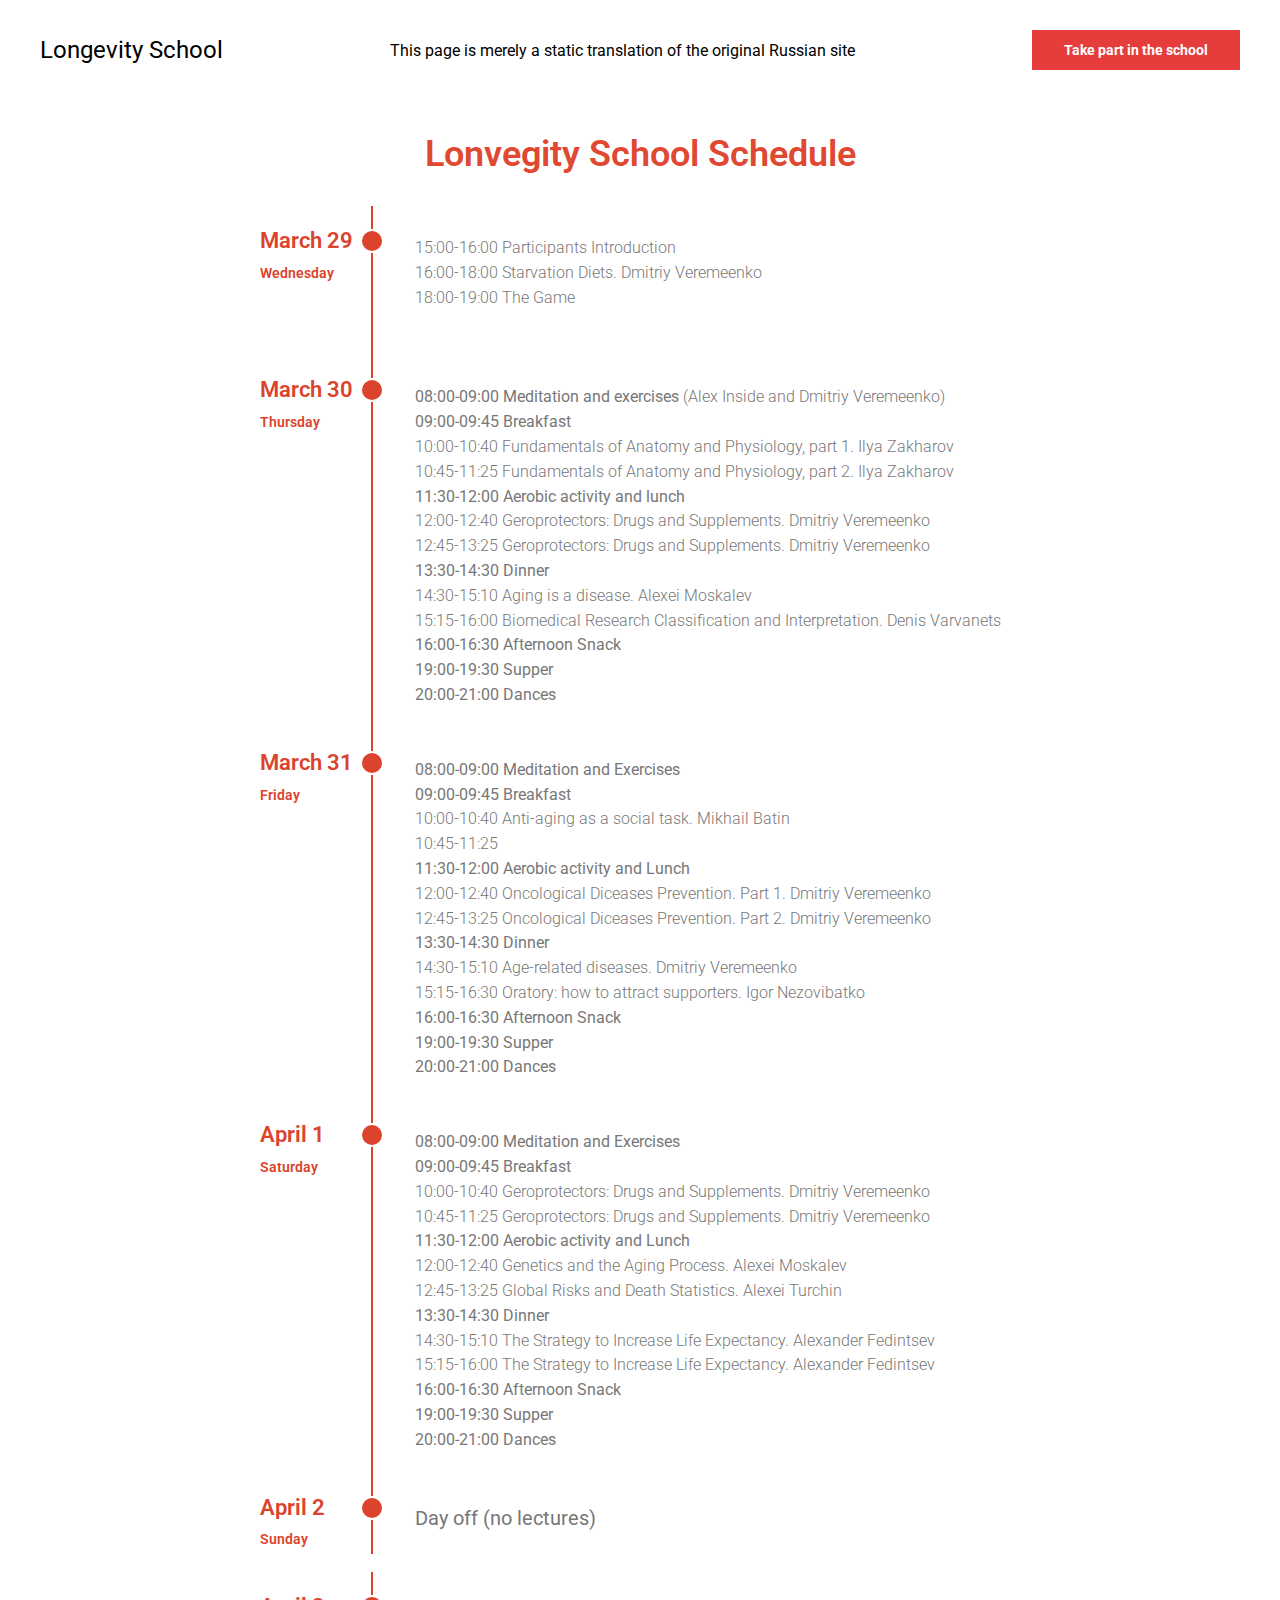
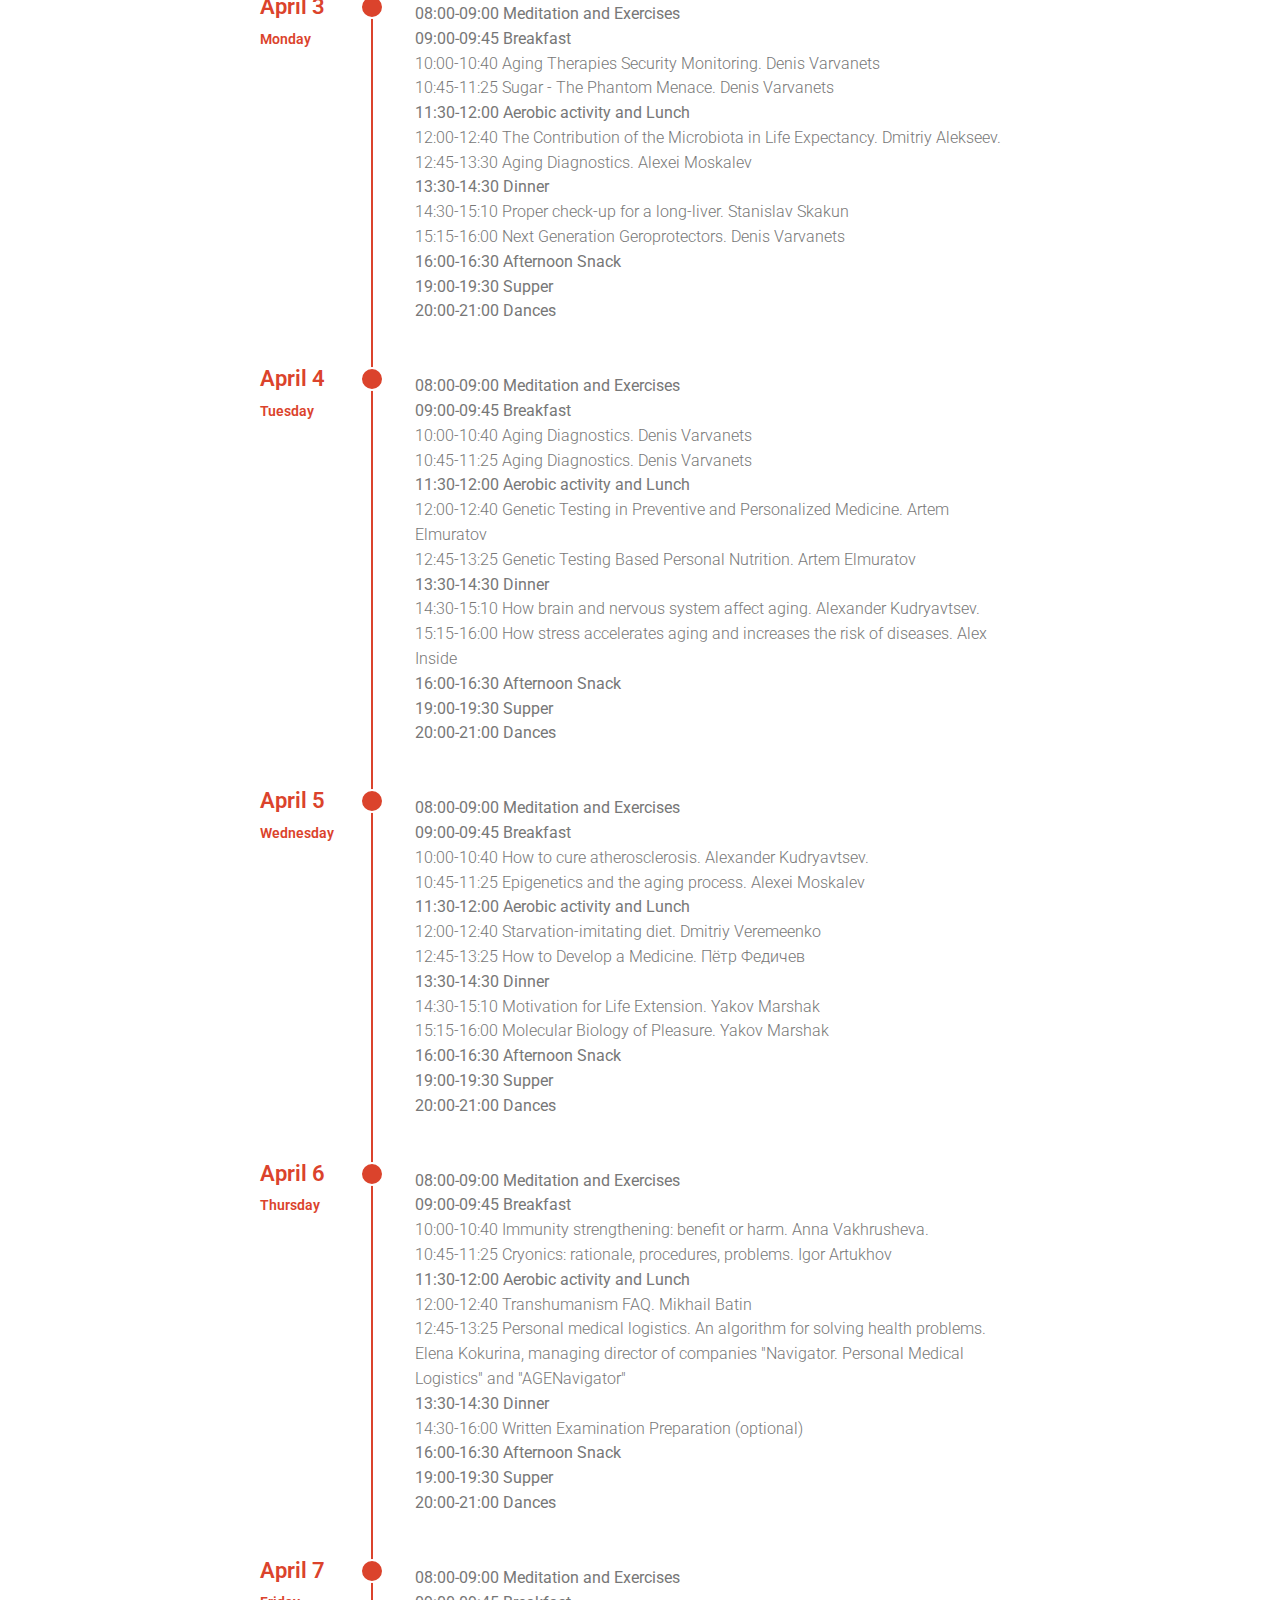
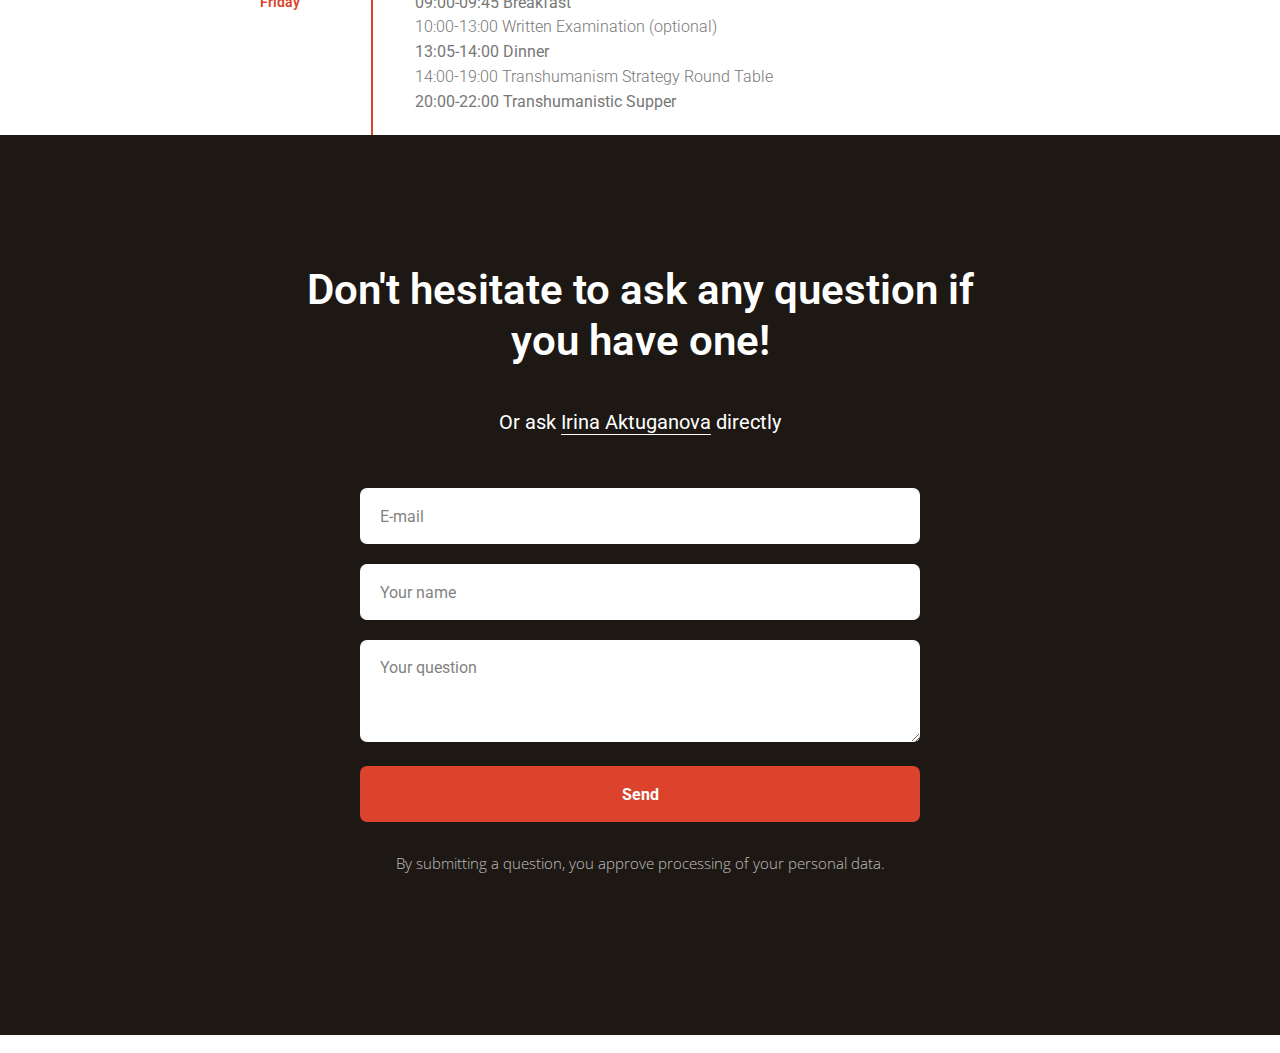
<file: index.htm>
<!DOCTYPE html>
<!-- saved from url=(0039)http://scienceagainstaging.com/schedule -->
<html>

<head>
    <meta http-equiv="Content-Type" content="text/html; charset=UTF-8">
    <script type="text/javascript" async="" src="/assets/analytics.js"></script>
    <meta name="viewport" content="width=device-width, initial-scale=1.0">
    <title>Longevity School Schedule</title>
    <meta property="og:url" content="http://scienceagainstaging.com/schedule">
    <meta property="og:title" content="Longevity School Schedule">
    <meta property="og:description" content="">
    <meta property="og:type" content="website">
    <meta property="og:image" content="https://static.tildacdn.com/4cf7db9e-b6d1-49fe-9f49-25fa5427e803/photo1432821596592e2c18b78144f">
    <meta property="fb:app_id" content="257953674358265">
    <meta name="format-detection" content="telephone=no">
    <link rel="canonical" href="http://scienceagainstaging.com/schedule">
    <link rel="shortcut icon" href="https://static.tildacdn.com/tild3632-6534-4837-b566-383430363663/favicon.ico" type="image/x-icon">
    <!-- Assets -->
    <link rel="stylesheet" href="/assets/tilda-grid-3.0.min.css" type="text/css" media="all">
    <link rel="stylesheet" href="/assets/tilda-blocks-2.10.css" type="text/css" media="all">
    <link rel="stylesheet" href="/assets/tooltipster.css" type="text/css" media="all">
    <script async="" src="/assets/analytics(1).js"></script>
    <script type="text/javascript" async="" src="/assets/watch.js"></script>
    <script async="" src="/assets/gtm.js"></script>
    <script src="/assets/jquery-1.10.2.min.js"></script>
    <script src="/assets/tilda-scripts-2.8.min.js"></script>
    <script src="/assets/tilda-blocks-2.5.js"></script>
    <script src="/assets/tilda-forms-1.0.min.js"></script>
    <script src="/assets/jquery.tooltipster.min.js"></script>
    <script src="/assets/lazyload-1.3.min.js"></script>
    <script type="text/javascript">
        (window.Image ? (new Image()) : document.createElement('img')).src = location.protocol + '//vk.com/rtrg?r=qDuxESwwdvqvgV/3MvOC8i/4ZOyvkg/NXZcSDzb..*I9Rzem8FGuc12E6smywtiMXCToBbqV1rkZJvgvv2qRsmSs4PsJ2EDywh/OdtWQ-&pixel_id=1000070103';
    </script>
    <!-- Google Tag Manager -->
    <script type="text/javascript">
        var dataLayer = [];
    </script>
    <script>
        (function (w, d, s, l, i) { w[l] = w[l] || []; w[l].push({ 'gtm.start': new Date().getTime(), event: 'gtm.js' }); var f = d.getElementsByTagName(s)[0], j = d.createElement(s), dl = l != 'dataLayer' ? '&l=' + l : ''; j.async = true; j.src = 'https://www.googletagmanager.com/gtm.js?id=' + i + dl; f.parentNode.insertBefore(j, f); })(window, document, 'script', 'dataLayer', 'GTM-WZ8T8P');
    </script>
    <!-- End Google Tag Manager -->
</head>

<body class="t-body" style="margin: 0px;" cz-shortcut-listen="true">
    <!--allrecords-->
    <div id="allrecords" class="t-records" data-hook="blocks-collection-content-node" data-tilda-project-id="60906" data-tilda-page-id="500447"
        data-tilda-page-alias="schedule">
        <div id="rec12599471" class="r" style="padding-bottom:0px; " data-animationappear="off" data-record-type="257">
            <!-- T228 -->
            <div id="nav12599471marker"></div>
            <div id="nav12599471" class="t228 t228__positionstatic " style="background-color: rgba(255,255,255,1); height:100px; "
                data-bgcolor-hex="#ffffff" data-bgcolor-rgba="rgba(255,255,255,1)" data-navmarker="nav12599471marker" data-appearoffset=""
                data-bgopacity-two="" data-menushadow="" data-bgopacity="1" data-menu-items-align="" data-menu="yes">
                <div class="t228__maincontainer " style="height:100px;">
                    <div class="t228__padding40px"></div>
                    <div class="t228__leftside">
                        <div class="t228__leftcontainer">
                            <div class="t228__logo t-title" field="title" style="">Longevity School</div>
                        </div>
                    </div>
                    <div class="t228__centerside ">
                        <div class="t228__centercontainer">
                            <ul class="t228__list ">
                                <!--<li class="t228__list_item"><a class="t-menu__link-item" href="http://scienceagainstaging.com/school" style="color:#000000;font-size:13px;font-weight:700;text-transform:uppercase;"
                                        data-menu-item-number="1">О школе</a></li>
                                <li class="t228__list_item"><a class="t-menu__link-item" href="http://scienceagainstaging.com/lector" style="color:#000000;font-size:13px;font-weight:700;text-transform:uppercase;"
                                        data-menu-item-number="2">Лекторы</a></li>
                                <li class="t228__list_item"><a class="t-menu__link-item t-active" href="http://scienceagainstaging.com/schedule" style="color:#000000;font-size:13px;font-weight:700;text-transform:uppercase;"
                                        data-menu-item-number="3">Расписание</a></li>
                                <li class="t228__list_item"><a class="t-menu__link-item" href="http://scienceagainstaging.com/faq" style="color:#000000;font-size:13px;font-weight:700;text-transform:uppercase;"
                                        data-menu-item-number="4">FAQ</a></li>
                                <li class="t228__list_item"><a class="t-menu__link-item" href="http://scienceagainstaging.com/pay" style="color:#000000;font-size:13px;font-weight:700;text-transform:uppercase;"
                                        data-menu-item-number="5">Оплатить</a></li>-->
                                <li class="t228__list_item">This page is merely a static translation of the original Russian site</li>
                            </ul>
                        </div>
                    </div>
                    <div class="t228__rightside">
                        <div class="t228__rightcontainer">
                            <div class="t228__right_buttons">
                                <div class="t228__right_buttons_wrap">
                                    <div class="t228__right_buttons_but">
                                        <a href="http://scienceagainstaging.com/signin" target="" class="t-btn" style="color:#ffffff;background-color:#e63c3c;">
                                            <table style="width:100%; height:100%;">
                                                <tbody>
                                                    <tr>
                                                        <td>Take part in the school</td>
                                                    </tr>
                                                </tbody>
                                            </table>
                                        </a>
                                    </div>
                                </div>
                            </div>
                        </div>
                    </div>
                    <div class="t228__padding40px"></div>
                </div>
            </div>
            <script type="text/javascript">
                $(document).ready(function () { t228_highlight(); }); $(window).resize(function () { t228_setWidth('12599471'); }); $(window).load(function () { t228_setWidth('12599471'); }); $(document).ready(function () { t228_setWidth('12599471'); });
                $(window).resize(function () {
                    t228_setBg('12599471');
                });
                $(document).ready(function () {
                    t228_setBg('12599471');
                });
            </script>
        </div>
        <div id="rec12598854" class="r r_showed r_anim" style="padding-top:30px;padding-bottom:30px; " data-record-type="33">
            <!-- T017 -->
            <div class="t017">
                <div class="t-container t-align_center">
                    <div class="t-col t-col_10 t-prefix_1">
                        <div class="t017__title t-title t-title_xxs" field="title" style="">
                            <div style="color:#e04831;" data-customstyle="yes">Lonvegity School Schedule</div>
                        </div>
                    </div>
                </div>
            </div>
        </div>
        <div id="rec12598855" class="r" style=" " data-animationappear="off" data-record-type="332">
            <!-- T332 -->
            <div class="t332">
                <div class="t-container">
                    <div class="t-col t-col_8 t-prefix_2">
                        <div class="t332__wrapper">
                            <div class="t332__col t332__col_right" style="">
                                <div class="t332__uptitle t-name t-name_lg" field="subtitle" style="color:#db432c;">March 29<br><span style="font-size: 14px;">Wednesday</span></div>
                            </div>
                            <div class="t332__col t332__col_left">
                                <div class="t332__line" style="background-color:#db432c;"></div>
                                <div class="t332__circle" style="background-color:#db432c;border: 2px solid #ffffff;"></div>
                                <div class="t332__uptitle t332__uptitle_mobile t-name t-name_lg" field="subtitle"
                                    style="color:#db432c;">March 29<br><span style="font-size: 14px;">Wednesday</span></div>
                                <div class="t332__descr t-descr t-descr_xs"
                                    field="descr">15:00-16:00 Participants Introduction
                                    <br>16:00-18:00 Starvation Diets. Dmitriy Veremeenko
                                    <br>18:00-19:00 The Game<br><br></div>
                            </div>
                        </div>
                    </div>
                </div>
            </div>
        </div>
        <div id="rec12598856" class="r" style=" " data-animationappear="off" data-record-type="332">
            <!-- T332 -->
            <div class="t332">
                <div class="t-container">
                    <div class="t-col t-col_8 t-prefix_2">
                        <div class="t332__wrapper">
                            <div class="t332__col t332__col_right" style="">
                                <div class="t332__uptitle t-name t-name_lg" field="subtitle" style="color:#db432c;">March 30<br><span style="font-size: 14px;">Thursday</span></div>
                            </div>
                            <div class="t332__col t332__col_left">
                                <div class="t332__line" style="background-color:#db432c;"></div>
                                <div class="t332__circle" style="background-color:#db432c;border: 2px solid #ffffff;"></div>
                                <div class="t332__uptitle t332__uptitle_mobile t-name t-name_lg" field="subtitle"
                                    style="color:#db432c;">March 30<br><span style="font-size: 14px;">Thursday</span></div>
                                <div class="t332__descr t-descr t-descr_xs"
                                    field="descr"><strong>08:00-09:00 Meditation and exercises </strong>(Alex Inside and Dmitriy Veremeenko)<br><strong>09:00-09:45 Breakfast</strong><br>10:00-10:40
                                    Fundamentals of Anatomy and Physiology, part 1. Ilya Zakharov
                                    <br>10:45-11:25 Fundamentals of Anatomy and Physiology, part 2. Ilya Zakharov
                                    <br><strong>11:30-12:00 Aerobic activity and lunch</strong>
                                    <br>12:00-12:40 Geroprotectors: Drugs and Supplements. Dmitriy Veremeenko
                                    <br>12:45-13:25 Geroprotectors: Drugs and Supplements. Dmitriy Veremeenko
                                    <br><strong>13:30-14:30 Dinner</strong>
                                    <br>14:30-15:10 Aging is a disease. Alexei Moskalev
                                    <br>15:15-16:00 Biomedical Research Classification and Interpretation. Denis Varvanets
                                    <br><strong>16:00-16:30 Afternoon Snack
                                    <br>19:00-19:30 Supper
                                    <br>20:00-21:00 Dances</strong>
                                </div>
                            </div>
                        </div>
                    </div>
                </div>
            </div>
        </div>
        <div id="rec12598857" class="r" style=" " data-animationappear="off" data-record-type="332">
            <!-- T332 -->
            <div class="t332">
                <div class="t-container">
                    <div class="t-col t-col_8 t-prefix_2">
                        <div class="t332__wrapper">
                            <div class="t332__col t332__col_right" style="">
                                <div class="t332__uptitle t-name t-name_lg" field="subtitle" style="color:#db432c;">March 31<br><span style="font-size: 14px;">Friday</span></div>
                            </div>
                            <div class="t332__col t332__col_left">
                                <div class="t332__line" style="background-color:#db432c;"></div>
                                <div class="t332__circle" style="background-color:#db432c;border: 2px solid #ffffff;"></div>
                                <div class="t332__uptitle t332__uptitle_mobile t-name t-name_lg" field="subtitle"
                                    style="color:#db432c;">March 31<br><span style="font-size: 14px;">Friday</span></div>
                                <div class="t332__descr t-descr t-descr_xs"
                                    field="descr"><strong>08:00-09:00 Meditation and Exercises</strong>
                                    <br><strong>09:00-09:45 Breakfast</strong>
                                    <br>10:00-10:40 Anti-aging as a social task. Mikhail Batin
                                    <br>10:45-11:25 <br><strong>11:30-12:00 Aerobic activity and Lunch</strong>
                                    <br>12:00-12:40 Oncological Diceases Prevention. Part 1. Dmitriy Veremeenko
                                    <br>12:45-13:25 Oncological Diceases Prevention. Part 2. Dmitriy Veremeenko
                                    <br><strong>13:30-14:30 Dinner</strong>
                                    <br>14:30-15:10 Age-related diseases. Dmitriy Veremeenko
                                    <br>15:15-16:30 Oratory: how to attract supporters. Igor Nezovibatko
                                    <br><strong>16:00-16:30 Afternoon Snack
                                    <br>19:00-19:30 Supper
                                    <br>20:00-21:00 Dances</strong><br>
                                </div>
                            </div>
                        </div>
                    </div>
                </div>
            </div>
        </div>
        <div id="rec12598858" class="r" style=" " data-animationappear="off" data-record-type="332">
            <!-- T332 -->
            <div class="t332">
                <div class="t-container">
                    <div class="t-col t-col_8 t-prefix_2">
                        <div class="t332__wrapper">
                            <div class="t332__col t332__col_right" style="">
                                <div class="t332__uptitle t-name t-name_lg" field="subtitle" style="color:#db432c;">April 1<br><span style="font-size: 14px;">Saturday</span></div>
                            </div>
                            <div class="t332__col t332__col_left">
                                <div class="t332__line" style="background-color:#db432c;"></div>
                                <div class="t332__circle" style="background-color:#db432c;border: 2px solid #ffffff;"></div>
                                <div class="t332__uptitle t332__uptitle_mobile t-name t-name_lg" field="subtitle"
                                    style="color:#db432c;">April 1<br><span style="font-size: 14px;">Saturday</span></div>
                                <div class="t332__descr t-descr t-descr_xs"
                                    field="descr"><strong>08:00-09:00 Meditation and Exercises</strong>
                                    <br><strong>09:00-09:45 Breakfast</strong>
                                    <br>10:00-10:40 Geroprotectors: Drugs and Supplements. Dmitriy Veremeenko
                                    <br>10:45-11:25 Geroprotectors: Drugs and Supplements. Dmitriy Veremeenko
                                    <br><strong>11:30-12:00 Aerobic activity and Lunch</strong>
                                    <br>12:00-12:40 Genetics and the Aging Process. Alexei Moskalev
                                    <br>12:45-13:25 Global Risks and Death Statistics. Alexei Turchin
                                    <br><strong>13:30-14:30 Dinner</strong>
                                    <br>14:30-15:10 The Strategy to Increase Life Expectancy. Alexander Fedintsev
                                    <br>15:15-16:00 The Strategy to Increase Life Expectancy. Alexander Fedintsev
                                    <br><strong>16:00-16:30 Afternoon Snack
                                    <br>19:00-19:30 Supper
                                    <br>20:00-21:00 Dances</strong><br>
                                </div>
                            </div>
                        </div>
                    </div>
                </div>
            </div>
        </div>
        <div id="rec12598859" class="r" style="padding-bottom:0px; " data-animationappear="off" data-record-type="332">
            <!-- T332 -->
            <div class="t332">
                <div class="t-container">
                    <div class="t-col t-col_8 t-prefix_2">
                        <div class="t332__wrapper">
                            <div class="t332__col t332__col_right" style="">
                                <div class="t332__uptitle t-name t-name_lg" field="subtitle" style="color:#db432c;">April 2<br><span style="font-size: 14px;">Sunday</span><br></div>
                            </div>
                            <div class="t332__col t332__col_left">
                                <div class="t332__line" style="background-color:#db432c;"></div>
                                <div class="t332__circle" style="background-color:#db432c;border: 2px solid #ffffff;"></div>
                                <div class="t332__uptitle t332__uptitle_mobile t-name t-name_lg" field="subtitle"
                                    style="color:#db432c;">April 2<br><span style="font-size: 14px;">Sunday</span><br></div>
                                <div class="t332__descr t-descr t-descr_xs"
                                    field="descr">
                                    <div style="font-size:20px;" data-customstyle="yes"><strong>Day off (no lectures)</strong></div>
                                </div>
                            </div>
                        </div>
                    </div>
                </div>
            </div>
        </div>
        <div id="rec12598860" class="r" style=" " data-animationappear="off" data-record-type="332">
            <!-- T332 -->
            <div class="t332">
                <div class="t-container">
                    <div class="t-col t-col_8 t-prefix_2">
                        <div class="t332__wrapper">
                            <div class="t332__col t332__col_right" style="">
                                <div class="t332__uptitle t-name t-name_lg" field="subtitle" style="color:#db432c;">April 3<br><span style="font-size: 14px;">Monday</span></div>
                            </div>
                            <div class="t332__col t332__col_left">
                                <div class="t332__line" style="background-color:#db432c;"></div>
                                <div class="t332__circle" style="background-color:#db432c;border: 2px solid #ffffff;"></div>
                                <div class="t332__uptitle t332__uptitle_mobile t-name t-name_lg" field="subtitle"
                                    style="color:#db432c;">April 3<br><span style="font-size: 14px;">Monday</span></div>
                                <div class="t332__descr t-descr t-descr_xs"
                                    field="descr"><strong>08:00-09:00 Meditation and Exercises</strong>
                                    <br><strong>09:00-09:45 Breakfast</strong>
                                    <br>10:00-10:40 Aging Therapies Security Monitoring. Denis Varvanets
                                    <br>10:45-11:25 Sugar - The Phantom Menace. Denis Varvanets
                                    <br><strong>11:30-12:00 Aerobic activity and Lunch</strong>
                                    <br>12:00-12:40 The Contribution of the Microbiota in Life Expectancy. Dmitriy Alekseev.
                                    <br>12:45-13:30 Aging Diagnostics. Alexei Moskalev
                                    <br><strong>13:30-14:30 Dinner</strong>
                                    <br>14:30-15:10 Proper check-up for a long-liver. Stanislav Skakun
                                    <br>15:15-16:00 Next Generation Geroprotectors. Denis Varvanets
                                    <br><strong>16:00-16:30 Afternoon Snack
                                    <br>19:00-19:30 Supper
                                    <br>20:00-21:00 Dances</strong><br>
                                </div>
                            </div>
                        </div>
                    </div>
                </div>
            </div>
        </div>
        <div id="rec12598861" class="r" style=" " data-animationappear="off" data-record-type="332">
            <!-- T332 -->
            <div class="t332">
                <div class="t-container">
                    <div class="t-col t-col_8 t-prefix_2">
                        <div class="t332__wrapper">
                            <div class="t332__col t332__col_right" style="">
                                <div class="t332__uptitle t-name t-name_lg" field="subtitle" style="color:#db432c;">April 4<br><span style="font-size: 14px;">Tuesday</span></div>
                            </div>
                            <div class="t332__col t332__col_left">
                                <div class="t332__line" style="background-color:#db432c;"></div>
                                <div class="t332__circle" style="background-color:#db432c;border: 2px solid #ffffff;"></div>
                                <div class="t332__uptitle t332__uptitle_mobile t-name t-name_lg" field="subtitle"
                                    style="color:#db432c;">April 4<br><span style="font-size: 14px;">Tuesday</span></div>
                                <div class="t332__descr t-descr t-descr_xs"
                                    field="descr"><strong>08:00-09:00 Meditation and Exercises</strong>
                                    <br><strong>09:00-09:45 Breakfast</strong>
                                    <br>10:00-10:40 Aging Diagnostics. Denis Varvanets
                                    <br>10:45-11:25 Aging Diagnostics. Denis Varvanets
                                    <br><strong>11:30-12:00 Aerobic activity and Lunch</strong>
                                    <br>12:00-12:40 Genetic Testing in Preventive and Personalized Medicine. Artem Elmuratov
                                    <br>12:45-13:25 Genetic Testing Based Personal Nutrition. Artem Elmuratov
                                    <br><strong>13:30-14:30 Dinner</strong>
                                    <br>14:30-15:10 How brain and nervous system affect aging. Alexander Kudryavtsev.
                                    <br>15:15-16:00 How stress accelerates aging and increases the risk of diseases. Alex Inside
                                    <br><strong>16:00-16:30 Afternoon Snack
                                    <br>19:00-19:30 Supper
                                    <br>20:00-21:00 Dances</strong><br>
                                </div>
                            </div>
                        </div>
                    </div>
                </div>
            </div>
        </div>
        <div id="rec12598862" class="r" style=" " data-animationappear="off" data-record-type="332">
            <!-- T332 -->
            <div class="t332">
                <div class="t-container">
                    <div class="t-col t-col_8 t-prefix_2">
                        <div class="t332__wrapper">
                            <div class="t332__col t332__col_right" style="">
                                <div class="t332__uptitle t-name t-name_lg" field="subtitle" style="color:#db432c;">April 5<br><span style="font-size: 14px;">Wednesday</span></div>
                            </div>
                            <div class="t332__col t332__col_left">
                                <div class="t332__line" style="background-color:#db432c;"></div>
                                <div class="t332__circle" style="background-color:#db432c;border: 2px solid #ffffff;"></div>
                                <div class="t332__uptitle t332__uptitle_mobile t-name t-name_lg" field="subtitle"
                                    style="color:#db432c;">April 5<br><span style="font-size: 14px;">Wednesday</span></div>
                                <div class="t332__descr t-descr t-descr_xs"
                                    field="descr"><strong>08:00-09:00 Meditation and Exercises</strong>
                                    <br><strong>09:00-09:45 Breakfast</strong>
                                    <br>10:00-10:40 How to cure atherosclerosis. Alexander Kudryavtsev.
                                    <br>10:45-11:25 Epigenetics and the aging process. Alexei Moskalev
                                    <br><strong>11:30-12:00 Aerobic activity and Lunch</strong>
                                    <br>12:00-12:40 Starvation-imitating diet. Dmitriy Veremeenko
                                    <br>12:45-13:25 How to Develop a Medicine. Пётр Федичев
                                    <br><strong>13:30-14:30 Dinner</strong
                                    ><br>14:30-15:10 Motivation for Life Extension. Yakov Marshak
                                    <br>15:15-16:00 Molecular Biology of Pleasure. Yakov Marshak
                                    <br><strong>16:00-16:30 Afternoon Snack
                                    <br>19:00-19:30 Supper
                                    <br>20:00-21:00 Dances</strong><br>
                                </div>
                            </div>
                        </div>
                    </div>
                </div>
            </div>
        </div>
        <div id="rec12598863" class="r" style=" " data-animationappear="off" data-record-type="332">
            <!-- T332 -->
            <div class="t332">
                <div class="t-container">
                    <div class="t-col t-col_8 t-prefix_2">
                        <div class="t332__wrapper">
                            <div class="t332__col t332__col_right" style="">
                                <div class="t332__uptitle t-name t-name_lg" field="subtitle" style="color:#db432c;">April 6<br><span style="font-size: 14px;">Thursday</span></div>
                            </div>
                            <div class="t332__col t332__col_left">
                                <div class="t332__line" style="background-color:#db432c;"></div>
                                <div class="t332__circle" style="background-color:#db432c;border: 2px solid #ffffff;"></div>
                                <div class="t332__uptitle t332__uptitle_mobile t-name t-name_lg" field="subtitle"
                                    style="color:#db432c;">April 6<br><span style="font-size: 14px;">Thursday</span></div>
                                <div class="t332__descr t-descr t-descr_xs"
                                    field="descr"><strong>08:00-09:00 Meditation and Exercises</strong>
                                    <br><strong>09:00-09:45 Breakfast</strong>
                                    <br>10:00-10:40 Immunity strengthening: benefit or harm. Anna Vakhrusheva.
                                    <br>10:45-11:25 Cryonics: rationale, procedures, problems. Igor Artukhov
                                    <br><strong>11:30-12:00 Aerobic activity and Lunch</strong>
                                    <br>12:00-12:40 Transhumanism FAQ. Mikhail Batin
                                    <br>12:45-13:25 Personal medical logistics. An algorithm for solving health problems. Elena Kokurina, managing director of companies "Navigator. Personal Medical Logistics" and "AGENavigator"
                                    <br><strong>13:30-14:30 Dinner</strong>
                                    <br>14:30-16:00 Written Examination Preparation (optional)
                                    <br><strong>16:00-16:30 Afternoon Snack
                                    <br>19:00-19:30 Supper
                                    <br>20:00-21:00 Dances</strong><br>
                                </div>
                            </div>
                        </div>
                    </div>
                </div>
            </div>
        </div>
        <div id="rec12598864" class="r" style=" " data-animationappear="off" data-record-type="332">
            <!-- T332 -->
            <div class="t332">
                <div class="t-container">
                    <div class="t-col t-col_8 t-prefix_2">
                        <div class="t332__wrapper">
                            <div class="t332__col t332__col_right" style="">
                                <div class="t332__uptitle t-name t-name_lg" field="subtitle" style="color:#db432c;">April 7<br><span style="font-size: 14px;">Friday</span></div>
                            </div>
                            <div class="t332__col t332__col_left">
                                <div class="t332__line" style="background-color:#db432c;"></div>
                                <div class="t332__circle" style="background-color:#db432c;border: 2px solid #ffffff;"></div>
                                <div class="t332__uptitle t332__uptitle_mobile t-name t-name_lg" field="subtitle"
                                    style="color:#db432c;">April 7<br><span style="font-size: 14px;">Friday</span></div>
                                <div class="t332__descr t-descr t-descr_xs"
                                    field="descr"><strong>08:00-09:00 Meditation and Exercises</strong>
                                    <br><strong>09:00-09:45 Breakfast</strong>
                                    <br>10:00-13:00 Written Examination (optional)
                                    <br><strong>13:05-14:00 Dinner</strong>
                                    <br>14:00-19:00 Transhumanism Strategy Round Table
                                    <br><strong>20:00-22:00 Transhumanistic Supper</strong></div>
                            </div>
                        </div>
                    </div>
                </div>
            </div>
        </div>
        <div id="rec12598866" class="r" style=" " data-animationappear="off" data-record-type="307">
            <!-- t278 -->
            <!-- cover -->
            <div class="t-cover" id="recorddiv12598866" bgimgfield="img" style="height:100vh; background-image:url(&#39;https://static.tildacdn.com/4cf7db9e-b6d1-49fe-9f49-25fa5427e803/-/resize/20x/photo1432821596592e2c18b78144f&#39;);">
                <div class="t-cover__carrier loaded" id="coverCarry12598866" data-content-cover-id="12598866" data-content-cover-bg="https://static.tildacdn.com/4cf7db9e-b6d1-49fe-9f49-25fa5427e803/photo1432821596592e2c18b78144f"
                    data-content-cover-height="100vh" data-content-cover-parallax="" style="background-image: url(&quot;https://static.tildacdn.com/4cf7db9e-b6d1-49fe-9f49-25fa5427e803/photo1432821596592e2c18b78144f&quot;); height: 100vh; background-attachment: scroll;"
                    src=""></div>
                <div class="t-cover__filter" style="height:100vh;background-color:#29221c;filter: alpha(opacity:70); KHTMLOpacity: 0.70; MozOpacity: 0.70; opacity: 0.70;"></div>
                <div class="t278">
                    <div class="t-container ">
                        <div class="t-width t-width_8 t278__mainblock">
                            <div class="t-cover__wrapper t-valign_middle" style="height:100vh;">
                                <div class="t278__mainwrapper" data-hook-content="covercontent">
                                    <div class="t278__title t-title t-title_xs" field="title">Don't hesitate to ask any question if you have one!</div>
                                    <div class="t278__descr t-descr t-descr_md" field="descr">
                                        <div style="color:#ffffff;" data-customstyle="yes"><strong>Or ask <a href="http://www.facebook.com/irina.aktuganova" style="color:#ffffff !important;text-decoration: none;border-bottom: 1px solid #ffffff;box-shadow: inset 0px -0px 0px 0px #ffffff;-webkit-box-shadow: inset 0px -0px 0px 0px #ffffff;-moz-box-shadow: inset 0px -0px 0px 0px #ffffff;">Irina Aktuganova</a> directly</strong><br></div>
                                    </div>
                                    <form id="form12598866" name="form12598866" role="form" action="https://forms.tildacdn.com/procces/"
                                        method="POST" data-formactiontype="2" data-inputbox=".t278__blockinput" class="js-form-proccess">
                                    <input type="hidden" name="formservices[]" value="8361bdc014903fb98de9fc705f0496ab" class="js-formaction-services">
                                        <div style="position: absolute; left: -5000px;"><input type="text" name="tspecomment" tabindex="-1" value=""></div>
                                        <div class="t278__input-mainblock t-width t-width_6">
                                            <div class="t278__allert-wrapper">
                                                <div class="t278__blockinput-errorbox js-errorbox-all" style="display:none;">
                                                    <div class="t278__blockinput-errors-text t-descr t-descr_xs">
                                                        <p class="t278__blockinput-errors-item js-rule-error js-rule-error-all"></p>
                                                        <p class="t278__blockinput-errors-item js-rule-error js-rule-error-req">Required field</p>
                                                        <p class="t278__blockinput-errors-item js-rule-error js-rule-error-email">Please correct e-mail address</p>
                                                        <p class="t278__blockinput-errors-item js-rule-error js-rule-error-name">Name Wrong. Correct please</p>
                                                        <p class="t278__blockinput-errors-item js-rule-error js-rule-error-phone">Please correct phone number</p>
                                                        <p class="t278__blockinput-errors-item js-rule-error js-rule-error-string">Please enter letter, number or punctuation symbols.</p>
                                                    </div>
                                                </div>
                                                <div class="t278__blockinput-success js-successbox" style="display:none;">
                                                    <div class="t278__success-icon">
                                                        <svg width="50px" height="50px" viewBox="0 0 50 50">
                                                            <g stroke="none" stroke-width="1" fill="none" fill-rule="evenodd">
                                                                <g fill="#FFFFFF">
                                                                    <path d="M25.0982353,49.2829412 C11.5294118,49.2829412 0.490588235,38.2435294 0.490588235,24.6752941 C0.490588235,11.1064706 11.53,0.0670588235 25.0982353,0.0670588235 C38.6664706,0.0670588235 49.7058824,11.1064706 49.7058824,24.6752941 C49.7058824,38.2441176 38.6664706,49.2829412 25.0982353,49.2829412 L25.0982353,49.2829412 Z M25.0982353,1.83176471 C12.5023529,1.83176471 2.25529412,12.0794118 2.25529412,24.6752941 C2.25529412,37.2705882 12.5023529,47.5182353 25.0982353,47.5182353 C37.6941176,47.5182353 47.9411765,37.2705882 47.9411765,24.6752941 C47.9411765,12.0794118 37.6941176,1.83176471 25.0982353,1.83176471 L25.0982353,1.83176471 Z"></path>
                                                                    <path d="M22.8435294,30.5305882 L18.3958824,26.0829412 C18.0511765,25.7382353 18.0511765,25.18 18.3958824,24.8352941 C18.7405882,24.4905882 19.2988235,24.4905882 19.6435294,24.8352941 L22.8429412,28.0347059 L31.7282353,19.1488235 C32.0729412,18.8041176 32.6311765,18.8041176 32.9758824,19.1488235 C33.3205882,19.4935294 33.3205882,20.0517647 32.9758824,20.3964706 L22.8435294,30.5305882 L22.8435294,30.5305882 Z"></path>
                                                                </g>
                                                            </g>
                                                        </svg>
                                                    </div>
                                                    <div class="t278__success-message t-descr t-descr_lg">Thank you! We will answer you as soon as possible.</div>
                                                </div>
                                            </div>
                                            <div class="t278__wrapper">
                                                <div class="t278__blockinput"> <input type="text" name="email" class="t278__input t-input js-tilda-rule "
                                                        value="" placeholder="E-mail" data-tilda-req="1" data-tilda-rule="email"
                                                        style="color:#000000; background-color:#ffffff; border-radius: 7px; -moz-border-radius: 7px; -webkit-border-radius: 7px;">                                                    </div>
                                                <div class="t278__blockinput"> <input type="text" name="name" class="t278__input t-input js-tilda-rule "
                                                        value="" placeholder="Your name" data-tilda-rule="none" style="color:#000000; background-color:#ffffff; border-radius: 7px; -moz-border-radius: 7px; -webkit-border-radius: 7px;">                                                    </div>
                                                <div class="t278__blockinput"> <textarea name="comment" class="t278__input t-input js-tilda-rule " placeholder="Your question"
                                                        style="color:#000000; background-color:#ffffff; border-radius: 7px; -moz-border-radius: 7px; -webkit-border-radius: 7px;height:102px"
                                                        rows="3"></textarea> </div>
                                                <div class="t278__blockbutton"> <button type="submit" class="t-submit" style="color:#ffffff;background-color:#db432c;border-radius:7px; -moz-border-radius:7px; -webkit-border-radius:7px;">Send</button>                                                    </div>
                                            </div>
                                        </div>
                                        <div style="position: absolute; left: -5000px;"><input type="text" name="form-spec-comments" value="Its good" class="js-form-spec-comments"
                                                tabindex="-1"></div>
                                    </form>
                                    <div class="t278__text t-text t-text_xs" field="text">By submitting a question, you approve processing of your personal data.</div>
                                </div>
                            </div>
                        </div>
                    </div>
                </div>
                <style>
                    #rec12598866 input::-webkit-input-placeholder {
                        color: #000000;
                        opacity: 0.5;
                    }

                    #rec12598866 input::-moz-placeholder {
                        color: #000000;
                        opacity: 0.5;
                    }

                    #rec12598866 input:-moz-placeholder {
                        color: #000000;
                        opacity: 0.5;
                    }

                    #rec12598866 input:-ms-input-placeholder {
                        color: #000000;
                        opacity: 0.5;
                    }

                    #rec12598866 textarea::-webkit-input-placeholder {
                        color: #000000;
                        opacity: 0.5;
                    }

                    #rec12598866 textarea::-moz-placeholder {
                        color: #000000;
                        opacity: 0.5;
                    }

                    #rec12598866 textarea:-moz-placeholder {
                        color: #000000;
                        opacity: 0.5;
                    }

                    #rec12598866 textarea:-ms-input-placeholder {
                        color: #000000;
                        opacity: 0.5;
                    }
                </style>
            </div>
        </div>
        <!--footer-->
        <div id="t-footer" class="t-records" data-hook="blocks-collection-content-node" data-tilda-project-id="60906" data-tilda-page-id="495697"
            data-tilda-page-alias="fgr">
            <div id="rec12503279" class="r" style=" " data-animationappear="off" data-record-type="131">
                <!-- T123 -->
                <div class="t123">
                    <div class="t-container_100 ">
                        <div class="t-width t-width_100 ">
                            <!-- Код тега ремаркетинга Google -->
                            <!--------------------------------------------------
С помощью тега ремаркетинга запрещается собирать информацию, по которой можно идентифицировать личность пользователя. Также запрещается размещать тег на страницах с контентом деликатного характера. Подробнее об этих требованиях и о настройке тега читайте на странице http://google.com/ads/remarketingsetup.
--------------------------------------------------->
                            <script type="text/javascript">
                                /* <![CDATA[ */
                                var google_conversion_id = 1009965035;
                                var google_custom_params = window.google_tag_params;
                                var google_remarketing_only = true;
/* ]]> */
                            </script>
                            <script type="text/javascript" src="/assets/conversion.js"></script>
                            <iframe name="google_conversion_frame" title="Google conversion frame" width="300" height="13"
                                src="/assets/saved_resource.html" frameborder="0" marginwidth="0" marginheight="0"
                                vspace="0" hspace="0" allowtransparency="true" scrolling="no"></iframe>
                            <noscript>&lt;div style="display:inline;"&gt;&lt;img height="1" width="1" style="border-style:none;" alt=""
                                src="//googleads.g.doubleclick.net/pagead/viewthroughconversion/1009965035/?guid=ON&amp;amp;script=0"/&gt;&lt;/div&gt;</noscript>
                        </div>
                    </div>
                </div>
            </div>
        </div>
        <!--/footer-->
    </div>
    <!--/allrecords-->
    <!-- Stat -->
    <!-- Google Tag Manager (noscript) -->
    <noscript>&lt;iframe src="https://www.googletagmanager.com/ns.html?id=GTM-WZ8T8P" height="0" width="0" style="display:none;visibility:hidden"&gt;&lt;/iframe&gt;</noscript>
    <!-- End Google Tag Manager (noscript) -->
    <!-- Yandex.Metrika counter 38032630 -->
    <script type="text/javascript">
        (function (d, w, c) { (w[c] = w[c] || []).push(function () { try { w.yaCounter38032630 = new Ya.Metrika({ id: 38032630, webvisor: true, clickmap: true, trackLinks: true, accurateTrackBounce: true }); w.mainMetrika = 'yaCounter38032630'; } catch (e) { } }); var n = d.getElementsByTagName("script")[0], s = d.createElement("script"), f = function () { n.parentNode.insertBefore(s, n); }; s.type = "text/javascript"; s.async = true; s.src = "https://mc.yandex.ru/metrika/watch.js"; if (w.opera == "[object Opera]") { d.addEventListener("DOMContentLoaded", f, false); } else { f(); } })(document, window, "yandex_metrika_callbacks");
    </script>
    <noscript>&lt;div&gt;&lt;img src="https://mc.yandex.ru/watch/38032630" style="position:absolute; left:-9999px;" alt="" /&gt;&lt;/div&gt;</noscript>
    <!-- /Yandex.Metrika counter -->
    <script>
        (function (i, s, o, g, r, a, m) { i['GoogleAnalyticsObject'] = r; i[r] = i[r] || function () { (i[r].q = i[r].q || []).push(arguments) }, i[r].l = 1 * new Date(); a = s.createElement(o), m = s.getElementsByTagName(o)[0]; a.async = 1; a.src = g; m.parentNode.insertBefore(a, m) })(window, document, 'script', 'https://www.google-analytics.com/analytics.js', 'ga'); ga('create', 'UA-34514362-1', 'auto'); ga('send', 'pageview'); window.mainTracker = 'user'; ga('create', 'UA-56589716-2', 'auto', { 'name': 'tilda' }); ga('tilda.send', 'pageview'); if (!window.mainTracker) { window.mainTracker = 'tilda'; }
    </script>
</body>

</html>
</file>
<file: assets/tilda-blocks-2.10.css>
@import url(https://fonts.googleapis.com/css?family=Open+Sans:300,400,500,600,700&subset=latin,cyrillic);@import url(https://fonts.googleapis.com/css?family=Roboto:300,400,500,600,700&subset=latin,cyrillic);.t-body{margin:0}#allrecords{-webkit-font-smoothing:antialiased;background-color:#fff}#allrecords a{color:#3a454b;text-decoration:none}#allrecords a[href^=tel]{color:inherit;text-decoration:none}#allrecords ol{padding-left:22px}#allrecords ul{padding-left:20px}@media print{body,html{min-width:1200px;max-width:1200px;padding:0;margin:0 auto;border:none}}.t-text{font-family:'Open Sans',serif;font-weight:300;color:#000}.t-text_xs{font-size:15px;line-height:1.55}.t-text_sm{font-size:18px;line-height:1.55}.t-text_md{font-size:20px;line-height:1.55}.t-text_lg{font-size:22px;line-height:1.55}.t-text_weight_plus{font-weight:400}.t-text-impact{font-family:'Open Sans',serif;font-weight:300;color:#000}.t-text-impact_xs{font-size:26px;line-height:1.5}.t-text-impact_sm{font-size:32px;line-height:1.35}.t-text-impact_md{font-size:38px;line-height:1.35}.t-text-impact_lg{font-size:42px;line-height:1.23}.t-name{font-family:'Roboto',sans-serif;font-weight:600;color:#000}.t-name_xs{font-size:16px;line-height:1.35}.t-name_sm{font-size:18px;line-height:1.35}.t-name_md{font-size:20px;line-height:1.35}.t-name_lg{font-size:22px;line-height:1.35}.t-name_xl{font-size:24px;line-height:1.35}.t-heading{font-family:'Roboto',sans-serif;font-weight:600;color:#000}.t-heading_xs{font-size:26px;line-height:1.23}.t-heading_sm{font-size:28px;line-height:1.17}.t-heading_md{font-size:30px;line-height:1.17}.t-heading_lg{font-size:32px;line-height:1.17}.t-title{font-family:'Roboto',sans-serif;font-weight:600;color:#000}.t-title_xxs{font-size:36px;line-height:1.23}.t-title_xs{font-size:42px;line-height:1.23}.t-title_sm{font-size:48px;line-height:1.23}.t-title_md{font-size:52px;line-height:1.23}.t-title_lg{font-size:64px;line-height:1.23}.t-title_xl{font-size:72px;line-height:1.17}.t-title_xxl{font-size:82px;line-height:1.17}.t-descr{font-family:'Roboto',sans-serif;font-weight:300;color:#000}.t-descr_xxs{font-size:14px;line-height:1.55}.t-descr_xs{font-size:16px;line-height:1.55}.t-descr_sm{font-size:18px;line-height:1.55}.t-descr_md{font-size:20px;line-height:1.55}.t-descr_lg{font-size:22px;line-height:1.55}.t-descr_xl{font-size:24px;line-height:1.5}.t-descr_xxl{font-size:26px;line-height:1.45}.t-descr_xxxl{font-size:30px;line-height:1.45;letter-spacing:.45}.t-uptitle{font-family:'Roboto',sans-serif;font-weight:600;color:#000;letter-spacing:2.5px}.t-uptitle_xs{font-size:12px}.t-uptitle_sm{font-size:14px}.t-uptitle_md{font-size:16px}.t-uptitle_lg{font-size:18px}.t-uptitle_xl{font-size:20px;letter-spacing:2px}.t-uptitle_xxl{font-size:22px;letter-spacing:2px}.t-uptitle_xxxl{font-size:24px;letter-spacing:2px}@media screen and (max-width:1200px){.t-text_xs{font-size:14px}.t-text_sm{font-size:16px}.t-text_md{font-size:18px}.t-text_lg{font-size:20px}.t-text-impact_md{font-size:30px}.t-descr_xxs{font-size:12px}.t-descr_xs{font-size:14px}.t-descr_sm{font-size:16px}.t-descr_md{font-size:18px}.t-descr_lg{font-size:20px}.t-descr_xl{font-size:22px}.t-descr_xxl{font-size:22px}.t-descr_xxxl{font-size:26px}.t-uptitle_md{font-size:14px}.t-uptitle_lg{font-size:16px}.t-uptitle_xl{font-size:18px}.t-uptitle_xxl{font-size:20px}.t-uptitle_xxxl{font-size:22px}.t-title_xxs{font-size:32px}.t-title_xs{font-size:38px}.t-title_sm{font-size:44px}.t-title_md{font-size:48px}.t-title_lg{font-size:60px}.t-title_xl{font-size:68px}.t-title_xxl{font-size:78px}.t-name_xs{font-size:14px}.t-name_sm{font-size:16px}.t-name_md{font-size:18px}.t-name_lg{font-size:20px}.t-name_xl{font-size:22px}.t-heading_xs{font-size:24px}.t-heading_sm{font-size:26px}.t-heading_md{font-size:28px}.t-heading_lg{font-size:30px}}@media screen and (max-width:640px){.t-text_xs{font-size:12px;line-height:1.45}.t-text_sm{font-size:14px;line-height:1.45}.t-text_md{font-size:16px;line-height:1.45}.t-text_lg{font-size:18px;line-height:1.45}.t-text-impact_sm{font-size:22px}.t-text-impact_md{font-size:26px}.t-text-impact_lg{font-size:28px}.t-descr_xs{font-size:12px;line-height:1.45}.t-descr_sm{font-size:14px;line-height:1.45}.t-descr_md{font-size:16px;line-height:1.45}.t-descr_lg{font-size:18px;line-height:1.45}.t-descr_xl{font-size:20px;line-height:1.4}.t-descr_xxl{font-size:20px}.t-descr_xxxl{font-size:22px}.t-uptitle_xs{font-size:10px}.t-uptitle_sm{font-size:10px}.t-uptitle_md{font-size:12px}.t-uptitle_lg{font-size:14px}.t-uptitle_xl{font-size:16px}.t-uptitle_xxl{font-size:18px}.t-uptitle_xxxl{font-size:20px}.t-title_xxs{font-size:28px}.t-title_xs{font-size:30px}.t-title_sm{font-size:30px}.t-title_md{font-size:30px}.t-title_lg{font-size:30px}.t-title_xl{font-size:32px}.t-title_xxl{font-size:36px}.t-name_xs{font-size:12px}.t-name_sm{font-size:14px}.t-name_md{font-size:16px}.t-name_lg{font-size:18px}.t-name_xl{font-size:20px}.t-heading_xs{font-size:22px}.t-heading_sm{font-size:24px}.t-heading_md{font-size:24px}.t-heading_lg{font-size:26px}}@media screen and (max-width:480px){.t-title_xl{font-size:30px}.t-title_xxl{font-size:30px}}.t-records{-webkit-font_smoothing:antialiased;background-color:#fff}.t-records a{color:#3a454b;text-decoration:none}.t-records a[href^=tel]{color:inherit;text-decoration:none}.t-records ol{padding-left:22px;margin-top:0;margin-bottom:10px}.t-records ul{padding-left:20px;margin-top:0;margin-bottom:10px}.t-cover{height:700px;width:100%;-webkit-background-size:cover;-moz-background-size:cover;-o-background-size:cover;background-size:cover;background-color:#000;background-repeat:no-repeat;background-position:center center;text-align:center;vertical-align:middle;position:relative;background-attachment:fixed;overflow:hidden}.t-cover__carrier{height:700px;width:100%;background-size:cover;-webkit-background-size:cover;-moz-background-size:cover;-o-background-size:cover;background-repeat:no-repeat;background-position:center center;text-align:center;vertical-align:middle;position:relative;background-attachment:fixed}.t-cover__carrier.loading{opacity:0}.t-cover__carrier[data-content-cover-bg=""].loading{opacity:1!important}.t-cover__carrier.loaded{opacity:1;transition:opacity 400ms}@media screen and (max-device-width:1024px){.t-cover{background-attachment:scroll}.t-cover__carrier{background-attachment:scroll}}@media print{.t-cover{background-attachment:scroll}.t-cover__carrier{background-attachment:scroll}}.t-cover__filter{height:700px;width:100%;position:absolute;top:0;left:0}.t-cover .t-container,.t-cover .t-container_100,.t-cover .t-container_10,.t-cover .t-container_8{position:absolute;top:0;left:0;bottom:0;right:0}.t-cover__wrapper{height:700px;display:table-cell;width:1200px}.t-cover__wrapper span.space{display:inline-block;height:100%;width:1px}@media screen and (max-width:640px){.t-cover{height:400px;background-attachment:fixed}.t-cover__carrier{background-attachment:scroll!important;background-size:cover;background-position:center center}.t-cover__filter{height:400px}.t-cover__wrapper{height:400px}}@-webkit-keyframes t-arrow-bottom{0%{-moz-transform:translateY(0);-ms-transform:translateY(0);-webkit-transform:translateY(0);-o-transform:translateY(0);transform:translateY(0)}50%{-moz-transform:translateY(-7px);-ms-transform:translateY(-7px);-webkit-transform:translateY(-7px);-o-transform:translateY(-7px);transform:translateY(-7px)}55%{-moz-transform:translateY(-7px);-ms-transform:translateY(-7px);-webkit-transform:translateY(-7px);-o-transform:translateY(-7px);transform:translateY(-7px)}100%{-moz-transform:translateY(0);-ms-transform:translateY(0);-webkit-transform:translateY(0);-o-transform:translateY(0);transform:translateY(0)}}@keyframes t-arrow-bottom{0%{-moz-transform:translateY(0);-ms-transform:translateY(0);-webkit-transform:translateY(0);-o-transform:translateY(0);transform:translateY(0)}50%{-moz-transform:translateY(-7px);-ms-transform:translateY(-7px);-webkit-transform:translateY(-7px);-o-transform:translateY(-7px);transform:translateY(-7px)}55%{-moz-transform:translateY(-7px);-ms-transform:translateY(-7px);-webkit-transform:translateY(-7px);-o-transform:translateY(-7px);transform:translateY(-7px)}100%{-moz-transform:translateY(0);-ms-transform:translateY(0);-webkit-transform:translateY(0);-o-transform:translateY(0);transform:translateY(0)}}.t-cover__arrow-wrapper_animated{animation:t-arrow-bottom 1.7s infinite ease}.t-cover__arrow{position:absolute;z-index:9;bottom:40px;right:0;left:0;text-align:center}.t-cover__arrow-wrapper{display:inline-block;-webkit-transition:all ease-in-out 0.2s;-moz-transition:all ease-in-out 0.2s;-o-transition:all ease-in-out 0.2s;transition:all ease-in-out 0.2s;cursor:pointer}.t-cover__arrow-wrapper:hover{opacity:.7}.t-cover__arrow-svg{fill:#fff}@media screen and (max-width:640px){.t-cover__arrow_mobile{-moz-transform:scale(.7);-ms-transform:scale(.7);-webkit-transform:scale(.7);-o-transform:scale(.7);transform:scale(.7)}.t-cover__arrow{bottom:14px}}.t-btn{display:inline-block;font-family:'Roboto',sans-serif;height:60px;border:0 none;font-size:16px;padding-left:60px;padding-right:60px;text-align:center;white-space:nowrap;vertical-align:middle;font-weight:700;background-image:none;cursor:pointer;-webkit-appearance:none;-webkit-user-select:none;-moz-user-select:none;-ms-user-select:none;-o-user-select:none;user-select:none;-webkit-box-sizing:border-box;-moz-box-sizing:border-box;box-sizing:border-box}.t-btn td{vertical-align:middle}.t-btn_sending{opacity:.5}@media screen and (max-width:640px){.t-btn{white-space:normal;padding-left:30px;padding-right:30px}}.t-btn_sm{height:40px;font-size:14px;padding-left:30px;padding-right:30px}.t-btn_lg{height:60px;font-size:22px;padding-left:70px;padding-right:70px}.t-btn_xl{height:80px;font-size:26px;padding-left:80px;padding-right:80px}.t-btn_xxl{height:100px;font-size:30px;padding-left:90px;padding-right:90px}@media screen and (max-width:640px){.t-btn_lg{font-size:18px;padding-left:40px;padding-right:40px}.t-btn_xl{font-size:22px;padding-left:50px;padding-right:50px}.t-btn_xxl{font-size:26px;padding-left:60px;padding-right:60px}}.t-submit{font-family:'Roboto',sans-serif;text-align:center;height:60px;border:0 none;font-size:16px;padding-left:60px;padding-right:60px;-webkit-appearance:none;font-weight:700;white-space:nowrap;background-image:none;cursor:pointer;margin:0;-webkit-box-sizing:border-box;-moz-box-sizing:border-box;box-sizing:border-box;outline:none}.t-submit_sending{opacity:.5}@media screen and (max-width:640px){.t-submit{white-space:normal;padding-left:30px;padding-right:30px}}.t-input{margin:0;font-family:'Roboto',sans-serif;font-size:100%;height:60px;padding:0 20px;font-size:16px;line-height:1.33;width:100%;border:0 none;-webkit-box-sizing:border-box;-moz-box-sizing:border-box;box-sizing:border-box;outline:none}.t-input::-moz-focus-inner{padding:0;border:0}.t-input_bbonly{outline:none;padding-left:0!important;padding-right:0!important;border-top:0!important;border-right:0!important;border-left:0!important;background-color:transparent!important;border-radius:0!important}@media screen and (max-width:1200px){.t-screenmin-1200px{display:none}}@media screen and (max-width:980px){.t-screenmin-980px{display:none}}@media screen and (max-width:640px){.t-screenmin-640px{display:none}}@media screen and (max-width:480px){.t-screenmin-480px{display:none}}@media screen and (max-width:320px){.t-screenmin-320px{display:none}}@media screen and (min-width:321px){.t-screenmax-320px{display:none}}@media screen and (min-width:481px){.t-screenmax-480px{display:none}}@media screen and (min-width:641px){.t-screenmax-640px{display:none}}@media screen and (min-width:981px){.t-screenmax-980px{display:none}}@media screen and (min-width:1201px){.t-screenmax-1200px{display:none}}.t-hidden{display:none}.t-opacity_50{filter:alpha(opacity=50);KHTMLOpacity:.5;MozOpacity:.5;opacity:.5}.t-opacity_70{filter:alpha(opacity=70);KHTMLOpacity:.7;MozOpacity:.7;opacity:.7}.t-uppercase{text-transform:uppercase}.t-align_center{text-align:center}.t-align_left{text-align:left}.t-align_right{text-align:right}.t-margin_auto{margin-left:auto;margin-right:auto}.t-valign_middle{vertical-align:middle}.t-valign_top{vertical-align:top}.t-valign_bottom{vertical-align:bottom}.t-margin_left_auto{margin-right:0;margin-left:auto}.yashare-style .b-share-btn__facebook,.yashare-style .b-share-btn__twitter,.yashare-style .b-share-btn__vkontakte{background-color:transparent!important}.yashare-style .b-share__link{-webkit-border-radius:0px!important;border-radius:0px!important}.yashare-style-black-white .b-share-btn__wrap{background-color:#000!important;padding:5px!important}.yashare-style-transp-white .b-share-btn__wrap{padding:5px!important}.yashare-style-transp-white .b-share-counter{color:#fff;font-weight:700}.yashare-style-white-black .b-share-btn__wrap{background-color:#fff!important;padding:5px!important}.yashare-style-white-black .b-share-icon{background-image:url(//static.tildacdn.com/img/b-share_counter_large_white.png)!important}.yashare-style-transp-black .b-share-btn__wrap{padding:5px!important}.yashare-style-transp-black .b-share-icon{background-image:url(//static.tildacdn.com/img/b-share_counter_large_white.png)!important}.yashare-style-transp-black .b-share-counter{color:#000;font-weight:700}.ya-share2 ul{padding-left:0px!important}.carousel{position:relative}.carousel ol{padding-left:0px!important}.carousel-inner{position:relative;width:100%;overflow:hidden}.carousel-inner>.item{position:relative;display:none;-webkit-transition:0.6s ease-in-out left;transition:0.6s ease-in-out left}.carousel-inner>.item>img,.carousel-inner>.item>a>img{display:block;height:auto;line-height:1}.carousel-inner .widthauto{width:auto;max-width:100%;vertical-align:middle}.carousel-inner>.active,.carousel-inner>.next,.carousel-inner>.prev{display:block}.carousel-inner>.active{left:0}.carousel-inner>.next,.carousel-inner>.prev{position:absolute;top:0;width:100%}.carousel-inner>.next{left:100%}.carousel-inner>.prev{left:-100%}.carousel-inner>.next.left,.carousel-inner>.prev.right{left:0}.carousel-inner>.active.left{left:-100%}.carousel-inner>.active.right{left:100%}.carousel-control{position:absolute;top:0;bottom:0;left:0;width:15%;opacity:.2;filter:alpha(opacity=20)}.carousel-control.right{right:0;left:auto}.carousel-control .carousel-control-left{position:absolute;top:48%;z-index:5;display:inline-block;left:20%;height:34px;width:21px;background:url(//static.tildacdn.com/img/aboutSliderControls.png) no-repeat}.carousel-control .carousel-control-left-white{position:absolute;top:48%;z-index:5;display:inline-block;left:20%;height:34px;width:21px;background:url(//static.tildacdn.com/img/aboutSliderControls_white.png) no-repeat}.carousel-control .carousel-control-right{position:absolute;top:48%;z-index:5;display:inline-block;right:20%;height:34px;width:21px;background:url(//static.tildacdn.com/img/aboutSliderControls.png) no-repeat;background-position:left bottom}.carousel-control .carousel-control-right-white{position:absolute;top:48%;z-index:5;display:inline-block;right:20%;height:34px;width:21px;background:url(//static.tildacdn.com/img/aboutSliderControls_white.png) no-repeat;background-position:left bottom}.carousel-indicators{position:absolute;bottom:10px;left:50%;z-index:15;width:60%;padding-left:0;margin-left:-30%;text-align:center;list-style:none}.carousel-indicators.dotsbottom{bottom:-60px}.carousel-indicators li{display:inline-block;width:10px;height:10px;margin:1px;margin-left:5px;margin-right:5px;text-indent:-999px;cursor:pointer;background-color:#000;border:none;border-radius:10px}.carousel-indicators .active{width:10px;height:10px;margin:0;margin-left:4px;margin-right:4px;border:1px solid #000;border-radius:10px;background-color:transparent}.carousel-indicators li.white{background-color:#fff}.carousel-indicators li.white.active{border:1px solid #fff;border-radius:10px;background-color:transparent}.carousel-caption-imgs h6{font-family:'Open Sans',serif;color:#000;font-weight:400;font-size:14px;line-height:28px;padding-top:28px;padding-bottom:0;text-align:center}.carousel-caption-imgs p{font-family:'Open Sans',serif;color:#000;font-size:14px;line-height:28px;padding-top:14px;padding-bottom:14px;text-align:center}.carousel-title{font-family:'Roboto',sans-serif;color:#000;font-size:18px;line-height:28px;padding-top:36px;padding-bottom:14px;text-align:center}.carousel-descr{font-family:'Open Sans',serif;color:#000;font-size:14px;line-height:28px;padding-top:14px;padding-bottom:14px;text-align:center}@media screen and (min-width:768px){.carousel-indicators{bottom:20px}}.clearfix:before,.clearfix:after{display:table;content:" "}.clearfix:after{clear:both}.center-block{display:block;margin-right:auto;margin-left:auto}@media screen and (max-width:960px){.carousel-control .carousel-control-left{left:10%}.carousel-control .carousel-control-left-white{left:10%}.carousel-control .carousel-control-right{right:10%}.carousel-control .carousel-control-right-white{right:10%}}.t-tildalabel{background-color:#000;color:#fff;width:100%;height:70px;font-family:Arial;font-size:14px}.t-tildalabel:hover .t-tildalabel__wrapper{opacity:1}.t-tildalabel_white{background-color:#fff;color:#000}.t-tildalabel_gray{background-color:#eee;color:#000}.t-tildalabel__wrapper{display:table;height:30px;width:270px;margin:0 auto;padding-top:20px;opacity:.4}.t-tildalabel__txtleft{display:table-cell;width:120px;height:30px;vertical-align:middle;text-align:right;padding-right:12px;font-weight:300;font-size:12px}.t-tildalabel__wrapimg{display:table-cell;width:30px;height:30px;vertical-align:middle}.t-tildalabel__img{width:30px;height:30px;vertical-align:middle}.t-tildalabel__txtright{display:table-cell;width:120px;height:30px;vertical-align:middle;padding-left:12px;font-weight:500;letter-spacing:2px}.t-tildalabel__link{color:#fff;text-decoration:none;vertical-align:middle}.t-tildalabel_white .t-tildalabel__link,.t-tildalabel_gray .t-tildalabel__link{color:#000}.t-carousel{position:relative}.t-carousel__inner{position:relative;overflow:hidden;margin:0 auto}.t-carousel__slides{position:relative}.t-carousel__inner>.t-carousel__item{position:relative;display:none;-webkit-transition:0 ease-in-out left;-moz-transition:0 ease-in-out left;-o-transition:0 ease-in-out left;transition:0 ease-in-out left}.t-carousel__inner>.t-carousel__item.t-carousel__animation_fast{-webkit-transition:.3s ease-in-out left;-moz-transition:.3s ease-in-out left;-o-transition:.3s ease-in-out left;transition:.3s ease-in-out left}.t-carousel__inner>.t-carousel__item.t-carousel__animation_slow{-webkit-transition:.6s ease-in-out left;-moz-transition:.6s ease-in-out left;-o-transition:.6s ease-in-out left;transition:.6s ease-in-out left}.t-carousel__item__wrapper{position:relative;margin:0 auto}.t-carousel__item__img{background-size:contain;background-repeat:no-repeat;background-position:center;position:absolute;top:0;right:0;bottom:0;left:0}.t-carousel_cover .t-carousel__item__img{background-size:cover}.t-carousel__inner>.active,.t-carousel__inner>.next,.t-carousel__inner>.prev{display:block}.t-carousel__inner>.active{left:0}.t-carousel__inner>.next,.t-carousel__inner>.prev{position:absolute;top:0;width:100%}.t-carousel__inner>.next{left:100%}.t-carousel__inner>.prev{left:-100%}.t-carousel__inner>.next.left,.t-carousel__inner>.prev.right{left:0}.t-carousel__inner>.active.left{left:-100%}.t-carousel__inner>.active.right{left:100%}.t-carousel__arrows__container{position:absolute;top:0;left:0;right:0;bottom:0;margin:0 auto;pointer-events:none;filter:progid:DXImageTransform.Microsoft.AlphaImageLoader(src='[data-uri]',sizingMethod='scale');background:none!important}.t-carousel__arrow_outsidesmall .t-carousel__arrow__wrapper_left{left:16px}.t-carousel__arrow_outsidesmall .t-carousel__arrow__wrapper_right{right:16px}.t-carousel__arrow_outsidemiddle .t-carousel__arrow__wrapper_left{left:20px}.t-carousel__arrow_outsidemiddle .t-carousel__arrow__wrapper_right{right:20px}.t-carousel__control{position:absolute;top:0;bottom:0;left:0;width:15%;-webkit-transition:all ease-in-out 0.3s;-moz-transition:all ease-in-out 0.3s;-o-transition:all ease-in-out 0.3s;transition:all ease-in-out 0.3s;pointer-events:auto}.t-carousel__control:hover{opacity:.6}.t-carousel__arrow{width:34px;height:34px;background:transparent;-moz-transform:rotate(45deg);-ms-transform:rotate(45deg);-webkit-transform:rotate(45deg);-o-transform:rotate(45deg);transform:rotate(45deg)}.t-carousel__arrow.t-carousel__arrow_small{width:20px;height:20px}.t-carousel__arrow.t-carousel__arrow_large{width:54px;height:54px}.t-carousel__arrow__wrapper{-moz-transform:translateY(-50%);-ms-transform:translateY(-50%);-webkit-transform:translateY(-50%);-o-transform:translateY(-50%);transform:translateY(-50%);position:absolute;top:50%}.t-carousel__arrow__wrapper_left{left:30px}.t-carousel__arrow__wrapper_right{right:30px}.t-carousel__arrow_right{border-top:3px solid;border-right:3px solid}.t-carousel__arrow_right.t-carousel__arrow_light{border-top:1px solid;border-right:1px solid}.t-carousel__arrow_right.t-carousel__arrow_bold{border-top:6px solid;border-right:6px solid}.t-carousel__arrow_left{border-left:3px solid;border-bottom:3px solid}.t-carousel__arrow_left.t-carousel__arrow_light{border-left:1px solid;border-bottom:1px solid}.t-carousel__arrow_left.t-carousel__arrow_bold{border-left:6px solid;border-bottom:6px solid}.t-carousel__control.right{right:0;left:auto}@media screen and (max-width:768px){.t-carousel__control .t-carousel__arrow{width:12px;height:12px}.t-carousel-control{width:10%}.t-carousel__arrow__left{left:15px}.t-carousel__arrow__right{right:15px}}.t-carousel__indicators.carousel-indicators{z-index:15;text-align:center;list-style:none;position:relative;padding-left:0!important;margin:0 auto;padding:20px 0;bottom:auto;left:auto}.t-carousel__indicators.t-carousel__indicators_light{padding:15px 0 18px}.t-carousel__indicators.t-carousel__indicators_bold{padding:24px 0 21px}.t-carousel__indicators .t-carousel__indicator{display:inline-block;width:8px;height:8px;margin:0 6px;text-indent:-999px;cursor:pointer;background-color:#222;border:none;border-radius:10px;opacity:.4;-webkit-transition:.2s ease-in-out opacity;-moz-transition:.2s ease-in-out opacity;-o-transition:.2s ease-in-out opacity;transition:.2s ease-in-out opacity}@media screen and (max-width:640px){.t-carousel__indicators.carousel-indicators,.t-carousel__indicators.t-carousel__indicators_light,.t-carousel__indicators.t-carousel__indicators_bold{padding:15px 0}}.t-carousel__indicators.t-carousel__indicators_light .t-carousel__indicator{width:4px;height:4px;margin:0 5px}.t-carousel__indicators.t-carousel__indicators_bold .t-carousel__indicator{width:10px;height:10px;margin:0 6px}.t-carousel__indicators .t-carousel__indicator:hover{opacity:.8}.t-carousel__indicators .t-carousel__indicator.active{opacity:1}.t-carousel__indicators.t-carousel__indicators_inside{position:absolute;bottom:0;left:0;right:0}.t-carousel__caption-inside{display:none}.t-carousel__caption_wrapper{border-top:1px solid #eee;padding:14px 0}.t-carousel__descr{margin-top:5px;color:#777}.t-mbfix{opacity:.01;-webkit-transform:translateX(0);-ms-transform:translateX(0);transform:translateX(0);position:fixed;width:100%;height:500px;background-color:white;top:0;left:0;z-index:10000;-webkit-transition:all 0.1s ease;transition:all 0.1s ease}.t-mbfix_hide{-webkit-transform:translateX(3000px);-ms-transform:translateX(3000px);transform:translateX(3000px)}.r_anim{-webkit-transition:opacity 0.5s;transition:opacity 0.5s}.r_hidden{opacity:0}.r_showed{opacity:1}@media screen and (min-width:960px){.t-animate,.t-animate_item_wait{opacity:0;transform:translateZ(0);-webkit-transform:translateZ(0);will-change:transform}}.t-item.t-animate{animation-duration:0.5s!important}@-webkit-keyframes t-animate_fadein{0%{opacity:0}100%{opacity:1}}@keyframes t-animate_fadein{0%{opacity:0}100%{opacity:1}}.t-animate_played .t-animate_fadein:not(.t-animate_item_wait){-webkit-animation:t-animate_fadein 1s cubic-bezier(.25,.46,.45,.94) both;animation:t-animate_fadein 1s cubic-bezier(.25,.46,.45,.94) both}@-webkit-keyframes t-animate_fadeinup{0%{opacity:0;-webkit-transform:translate3d(0,100px,0);transform:translate3d(0,100px,0)}100%{opacity:1;-webkit-transform:none;transform:none}}@keyframes t-animate_fadeinup{0%{opacity:0;-webkit-transform:translate3d(0,100px,0);transform:translate3d(0,100px,0)}100%{opacity:1;-webkit-transform:none;transform:none}}.t-animate_played .t-animate_fadeinup:not(.t-animate_item_wait){-webkit-animation:t-animate_fadeinup 1s cubic-bezier(.19,1,.22,1) both;animation:t-animate_fadeinup 1s cubic-bezier(.19,1,.22,1) both}@-webkit-keyframes t-animate_fadeindown{0%{opacity:0;-webkit-transform:translate3d(0,-100px,0);transform:translate3d(0,-100px,0)}100%{opacity:1;-webkit-transform:none;transform:none}}@keyframes t-animate_fadeindown{0%{opacity:0;-webkit-transform:translate3d(0,-100px,0);transform:translate3d(0,-100px,0)}100%{opacity:1;-webkit-transform:none;transform:none}}.t-animate_played .t-animate_fadeindown:not(.t-animate_item_wait){-webkit-animation:t-animate_fadeindown 1s cubic-bezier(.19,1,.22,1) both;animation:t-animate_fadeindown 1s cubic-bezier(.19,1,.22,1) both}@-webkit-keyframes t-animate_zoomin{0%{opacity:0;-webkit-transform:scale(.9);transform:scale(.9)}100%{opacity:1;-webkit-transform:scale(1);transform:scale(1)}}@keyframes t-animate_zoomin{0%{opacity:0;-webkit-transform:scale(.9);transform:scale(.9)}100%{opacity:1;-webkit-transform:scale(1);transform:scale(1)}}.t-animate_played .t-animate_zoomin:not(.t-animate_item_wait){-webkit-animation:t-animate_zoomin 1s cubic-bezier(.19,1,.22,1) both;animation:t-animate_zoomin 1s cubic-bezier(.19,1,.22,1) both}img:not([src]){visibility:hidden}.t107{text-align:center}.t107__width{vertical-align:middle}.t107__widthauto{width:auto;max-width:100%;display:block;margin:0 auto}.t107__title{padding-top:28px;padding-bottom:28px;font-size:14px;line-height:28px}.t121__widthauto{width:100%;max-width:940px;vertical-align:middle}.t121 iframe{display:block;border:0;padding:0}.t102__title{font-size:104px;color:#fff;margin:74px 0 54px 0;text-transform:uppercase}.t102__descr{color:#fff;padding:0 220px}@media screen and (max-width:1024px){.t102__title{font-size:70px;line-height:70px;margin-top:30px}.t102__descr{padding:0 120px}}@media screen and (max-width:640px){.t102__title{font-size:34px;line-height:38px;margin-top:30px}.t102__descr{padding:0 10px}}.t001__wrapper{padding-top:42px;padding-bottom:42px}.t001__uptitle{text-transform:uppercase;color:#fff;padding-bottom:60px;padding-top:30px}.t001__title{color:#fff;padding:24px 0 38px 0;letter-spacing:.5px}.t001__descr{color:#fff;padding:0 0 30px 0}.t001__descr_center{max-width:700px;margin:0 auto}.t001__descr_center a{color:#fff!important;font-weight:600}@media screen and (max-width:640px){.t001__title{padding-left:10px;padding-right:10px}.t001__uptitle{padding-left:10px;padding-right:10px}.t001__descr{padding-left:10px;padding-right:10px;font-size:14px;line-height:20px}}.t015__title{padding-top:8px;padding-bottom:3px}.t015__uptitle{text-transform:uppercase;padding-top:10px;padding-bottom:40px}.t015__descr{padding:41px 0 0 0}.t017__uptitle{padding-top:3px;padding-bottom:22px}.t017__title{padding-top:2px;padding-bottom:0}.t017__descr{padding-top:21px}.t022__text{padding-top:8px;padding-bottom:6px}.t026__title{line-height:28px;font-size:14px;font-weight:700;text-transform:uppercase;padding-top:7px;padding-bottom:6px}.t026-descr{padding-top:1px}.t030__title{margin-bottom:15px}.t030__descr{margin-top:8px;padding-bottom:6px}.t032__wrapper{padding-top:42px;padding-bottom:42px}.t032__title{color:#fff;margin-bottom:50px}.t032__line{width:100%;height:1px;background-color:#fff}.t032__descr{color:#fff;margin-top:43px;padding:0 50px;margin-bottom:0}@media screen and (max-width:960px){.t032__line{max-width:160px;margin:0 auto}}@media screen and (max-width:640px){.t032 .t-cover__wrapper{display:block;width:100%}.t032__title{padding:0 10px}.t032__descr{padding:0 10px}}.t033 .t-container{display:-webkit-box;display:-moz-box;display:-ms-flexbox;display:-webkit-flex;display:flex}.t033__lineTop{border-top:4px solid #000;padding-left:0;width:100%;margin-top:1px}.t033__title{font-size:24px;color:#000;line-height:36px;padding-top:19px}.t033__descr{margin-top:-12px}@media screen and (max-width:960px){.t033 .t-container{display:-webkit-block;display:block}.t033__title{padding-bottom:40px}}@media screen and (max-width:640px){.t033__lineTop{width:100%}}.t050__uptitle{padding-top:9px;padding-bottom:93px;text-transform:uppercase}.t050__descr{padding-top:50px;padding-bottom:9px}.t069 a{text-decoration:none;color:#3a454b}.t069__linkwrapper{display:inherit;width:inherit}.t069__uptitle{line-height:28px;margin-top:13px;margin-bottom:0;color:#3a454b;letter-spacing:1px}.t069__sp{margin-bottom:20px}.t069__title{margin-top:5px;margin-bottom:20px}.t069__text{font-size:16px;line-height:24px}.t069__img{width:100%}.t069__textwrapper{display:table;width:100%}.t069__floatbeaker_lr3{display:none}@media screen and (max-width:960px){.t069__col.t-col_4,.t069__col.t-col_6{width:100%;display:table;vertical-align:middle;margin:0 auto 50px;float:none}.t069__col.t-col_4:last-child,.t069__col.t-col_6:last-child{margin-bottom:0!important}.t069__col.t-col_4 .t069__img,.t069__col.t-col_6 .t069__img{display:table-cell;width:100%;vertical-align:top}.t069__col.t-col_4 .t069__textwrapper,.t069__col.t-col_6 .t069__textwrapper{display:table-cell;width:50%;vertical-align:top;padding-left:30px}.t069__col.t-col_3{max-width:320px;display:inline;float:left;margin-bottom:60px}.t069__floatbeaker_lr3{display:block;width:100%;content:" ";clear:both}.t069__sp{display:none}.t069__uptitle{margin-top:0}}@media screen and (max-width:660px){.t069__col.t-col_3,.t069__col.t-col_4,.t069__col.t-col_6{display:table;vertical-align:middle;margin:0 auto;margin-bottom:40px;float:none;max-width:100%}.t069__img{display:table-cell;width:100%;vertical-align:top}.t069__textwrapper{display:table-cell;width:50%;vertical-align:top}.t069__col.t-col_3 .t069__textwrapper,.t069__col.t-col_4 .t069__textwrapper,.t069__col.t-col_6 .t069__textwrapper{padding-left:20px}}@media screen and (max-width:480px){.t069__col.t-col_3,.t069__col.t-col_4,.t069__col.t-col_6{max-width:100%;width:100%;display:block;float:none}.t069__img{display:block}.t069__col.t-col_3 .t069__textwrapper,.t069__col.t-col_4 .t069__textwrapper,.t069__col.t-col_6 .t069__textwrapper,.t069__textwrapper{display:block;width:100%;margin-bottom:40px;padding-left:0}.t069__sp{display:block}.t069__uptitle{margin-top:10px}.t069__title{margin-bottom:13px}}.t073__tablewrapper{display:table;width:100%}.t073__circlewrapper{display:table-cell;vertical-align:top}.t073__textwrapper{display:table-cell;vertical-align:top;padding-left:20px;width:100%}.t073__title{font-size:16px;line-height:25px;margin:0;padding-bottom:13px}.t073__blockdescr{font-size:16px}.t073__circle{background-color:#ccc;border-radius:50%;-moz-border-radius:50%;-webkit-border-radius:50%;display:block;width:60px;height:60px;text-align:center;font-size:20px;line-height:60px;color:#fff;overflow:hidden;white-space:nowrap}@media screen and (max-width:960px){.t073__col{margin-bottom:36px}.t073__col:last-child{margin-bottom:0}.t073__title{padding-bottom:10px}}@media screen and (max-width:640px){.t073__blockdescr{margin-bottom:20px}}.t075__wrapperleft{padding-left:0;padding-right:0}.t075__wrappercenter{padding-left:20px;padding-right:20px}.t075__img{margin-bottom:14px;width:100px;height:100px}.t075__img_circle{border-radius:50%;-moz-border-radius:50%;-webkit-border-radius:50%}.t075__textclass1 .t075__title{font-size:24px;line-height:30px;margin-bottom:25px;margin-top:18px}.t075__textclass1{font-size:16px;line-height:25px}.t075__textclass2 .t075__title{font-size:18px;line-height:21px;margin-bottom:25px;margin-top:12px}.t075__textclass2{font-size:13px;line-height:20px}.t075__textclass3 .t075__title{font-size:30px;line-height:40px;margin-bottom:25px;margin-top:12px}.t075__textclass3{font-size:16px;line-height:25px}@media screen and (max-width:960px){.t075__textclass1,.t075__textclass2,.t075__textclass3{margin-bottom:45px}}.t090 svg polygon{fill:#000}.t090__outer{border-top:4px solid #000;border-left:0;padding:20px 0}.t090__text{font-size:28px;line-height:36px;font-weight:700;margin:0}.t090__img{position:relative;float:left;border-radius:50%;-moz-border-radius:50%;-webkit-border-radius:50%;margin-right:20px;width:80px;height:80px}.t090__author{position:relative;float:left;width:500px}.t090__autor-title{line-height:22px;font-size:18px;font-weight:600;margin-top:15px;margin-bottom:3px;padding-left:100px}.t090__autor-descr{font-size:13px;line-height:20px;letter-spacing:1px;padding-left:100px}.t090__autor-title2{line-height:28px;font-size:22px;font-weight:600;margin-top:10px;margin-bottom:7px;padding-left:40px}.t090__autor-descr2{font-size:14px;line-height:20px;letter-spacing:1px;padding-left:40px}@media screen and (max-width:640px){.t090 .t-col_10{max-width:94%;width:98%}.t090__author{width:295px}.t090__autor-title,.t090__autor-title2{line-height:20px;margin-top:13px}}.t004{padding-top:8px;padding-bottom:6px}.t004__text-column-count_2{column-count:2;column-gap:40px;-moz-column-count:2;-moz-column-gap:40px;-webkit-column-count:2;-webkit-column-gap:40px}.t004__text-column-count_3{column-count:3;column-gap:40px;-moz-column-count:3;-moz-column-gap:40px;-webkit-column-count:3;-webkit-column-gap:40px}.t004__text-column-count_4{column-count:4;column-gap:40px;-moz-column-count:4;-moz-column-gap:40px;-webkit-column-count:4;-webkit-column-gap:40px}.t004__initial-letter:first-child::first-letter{font-size:100px;float:left;margin:-30px 20px -30px 0}.t004 table{border-collapse:collapse;font-size:1em;width:100%}.t004 table td,.t004 table th{padding:5px;border:1px solid #ddd;vertical-align:top}.t004 table thead td,.t004 table th{font-weight:700;border-bottom-color:#888}@media screen and (max-width:1200px){.t004__text-column-count_2,.t004__text-column-count_3,.t004__text-column-count_4{column-gap:20px;-moz-column-gap:20px;-webkit-column-gap:20px}}@media screen and (max-width:960px){.t004__text-column-count_2,.t004__text-column-count_3,.t004__text-column-count_4{column-count:1;column-gap:0;-moz-column-count:1;-moz-column-gap:0;-webkit-column-count:1;-webkit-column-gap:0}}@media screen and (max-width:640px){.t004 h1{font-size:28px;line-height:35px}}.t119__preface{font-size:30px;line-height:1.35;margin-top:-1px}@media screen and (max-width:640px){.t119__preface{font-size:22px}}.t123__centeredContainer{text-align:center}.t013__centeredsection{text-align:center}.t013__text{padding-top:8px;padding-bottom:6px}.t013__img{border-radius:50%;-moz-border-radius:50%;-webkit-border-radius:50%;margin:8px 0 10px 0;max-width:140px;width:80px;height:80px}.t013__autor-title{font-size:15px;line-height:20px;font-weight:700;margin-bottom:0;padding-bottom:5px;padding-top:5px}.t013__autor-descr{font-size:11px;line-height:16px;padding-top:0;padding-bottom:7px;padding-left:20px;padding-right:20px}@media screen and (max-width:960px){.t013__centeredsection{margin-top:20px;margin-bottom:20px}}@media screen and (max-width:640px){.t013__centeredsection{width:100%!important}}.t215 .t-row{clear:both}.t215__blockimg{height:560px;margin-bottom:20px}.t215__title{padding-bottom:14px}.t215__descr{font-size:14px;line-height:24px;padding-bottom:14px}.t215__textwrapper{margin-bottom:10px}@media screen and (max-width:1200px){.t215__blockimg{height:460px}}@media screen and (max-width:960px){.t215__blockimg{max-width:460px;height:460px}}@media screen and (max-width:320px){.t215__blockimg{height:320px}}.t214 .t-row{clear:both}.t214__blockimg{max-width:360px;height:360px;margin-bottom:20px}.t214__title{padding-bottom:14px}.t214__descr{font-size:14px;line-height:24px;padding-bottom:14px}.t214__textwrapper{margin-bottom:10px}@media screen and (max-width:1200px){.t214__blockimg{height:320px}}@media screen and (max-width:960px){.t214__blockimg{height:360px}}@media screen and (max-width:320px){.t214__blockimg{height:320px}}.t143__img{border-radius:50%;-moz-border-radius:50%;-webkit-border-radius:50%;margin-left:20px;margin-right:20px;margin-bottom:14px;width:100px;height:100px;float:left;margin-top:14px}.t143__textwrapper{padding-left:160px;max-width:300px;width:100%;min-height:120px}.t143__title{margin-top:14px;margin-bottom:8px}.t143__text{margin-top:8px}@media screen and (max-width:960px){.t143 .t-col_6{width:90%;max-width:90%;margin-bottom:40px}}@media screen and (max-width:640px){.t143__img{width:80px;height:auto}.t143__textwrapper{padding-left:120px;width:auto;max-width:350px}.t143 .t-col_6{width:100%;max-width:100%}}@media screen and (max-width:500px){.t143__img{width:100px;height:auto;float:none}.t143__textwrapper{padding-left:0;width:100%;max-width:100%;min-height:auto}.t143 .t-col_6{width:100%;max-width:90%;text-align:center}}@media screen and (max-width:260px){.t143__img{width:80px;height:auto;float:none}}.t145__title{font-size:30px;line-height:34px;font-weight:700;padding-top:8px;padding-bottom:6px;margin-right:20px}.t145__line{margin-top:14px;margin-bottom:14px;border:0;border-top:3px solid #000;margin-right:20px}.t145__text{padding-top:4px;padding-bottom:6px;font-size:16px;line-height:25px;margin-right:20px}@media screen and (max-width:960px){.t145 .t145__col{margin-top:20px;margin-bottom:20px}}.t148__title{color:#fff;padding-top:28px;padding-bottom:28px;max-width:480px;width:100%;margin-left:50px;text-align:left;margin-bottom:40px}@media screen and (max-width:640px){.t148__title{width:90%;margin-left:20px;margin-bottom:20px}}.t149 a{text-decoration:none;color:#3a454b}.t149__title{margin-top:20px;margin-bottom:0}.t149__subtitle{margin-top:4px;margin-bottom:0;opacity:.5}.t149__sp{margin-bottom:20px}.t149__descr{font-size:16px;line-height:24px;margin-top:40px}.t149__img{width:100%}.t149__img.t149__circle{width:70%;border-radius:50%;-moz-border-radius:50%;-webkit-border-radius:50%;border:1px solid rgba(0,0,0,.07)}.t149__textwrapper{display:table;width:100%}.t149__floatbeaker_lr3{display:none}@media screen and (max-width:960px){.t149__col.t-col_4,.t149__col.t-col_6{width:100%;max-width:580px;display:table;vertical-align:middle;margin:0 auto 50px;float:none}.t149__col.t-col_4:last-child,.t149__col.t-col_6:last-child{margin-bottom:0!important}.t149__col.t-col_4 .t149__img,.t149__col.t-col_6 .t149__img{display:table-cell;width:100%;vertical-align:middle}.t149__col.t-col_4 .t149__img.t149__circle,.t149__col.t-col_6 .t149__img.t149__circle{width:100%}.t149__col.t-col_4 .t149__textwrapper,.t149__col.t-col_6 .t149__textwrapper{display:table-cell;width:50%;vertical-align:middle;padding-left:30px}.t149__col.t-col_3{max-width:320px;display:inline;float:left;margin-bottom:60px}.t149__floatbeaker_lr3{display:block;width:100%;content:" ";clear:both}.t149__col.t-col_3 .t149__title{font-size:16px;line-height:24px}.t149__col.t-col_3 .t149__subtitle{font-size:14px;line-height:24px}}@media screen and (max-width:660px){.t149__col.t-col_3,.t149__col.t-col_4,.t149__col.t-col_6{max-width:480px;display:table;vertical-align:middle;margin:0 auto;margin-bottom:40px;float:none}.t149__img{display:table-cell;width:100%;vertical-align:middle}.t149__img.t149__circle{width:100%}.t149__textwrapper{display:table-cell;width:50%;vertical-align:middle}.t149__col.t-col_3 .t149__textwrapper{padding-left:30px}}@media screen and (max-width:480px){.t149__col.t-col_3,.t149__col.t-col_4,.t149__col.t-col_6{max-width:320px;width:100%;display:block;float:none}.t149__img{display:block}.t149__img.t149__circle{max-width:70%;margin:0 auto}.t149__col.t-col_3 .t149__textwrapper,.t149__col.t-col_4 .t149__textwrapper,.t149__col.t-col_6 .t149__textwrapper,.t149__textwrapper{display:block;width:100%;margin-bottom:30px;padding-left:0}}.t154{padding-bottom:80px}.t154__uptitle{text-transform:uppercase;color:#fff;padding-bottom:40px;padding-top:0;letter-spacing:2px}.t154__title{color:#fff;padding:20px 0 20px 0;letter-spacing:.3px}.t154__descr{color:#fff;padding:20px 0 0 0}.t154__descr_center{max-width:520px;margin:0 auto}@media screen and (max-width:640px){.t154__title{padding-left:10px;padding-right:10px}.t154__uptitle{font-size:12px;padding-left:10px;padding-right:10px}.t154__descr{padding-left:10px;padding-right:10px;font-size:14px;line-height:20px}}.t167{padding-top:8px;padding-bottom:6px}.t167 .t167__imgblock{float:right;margin:0;padding:6px 0 20px 30px}.t167__img{max-width:100%}.t167__imgdescr{font-family:Arial;font-size:13px;line-height:16px;filter:alpha(opacity=70);KHTMLOpacity:.7;MozOpacity:.7;opacity:.7;padding-top:10px}@media screen and (max-width:640px){.t167 .t-col_8{padding-left:0;padding-right:0}.t167__imgblock{float:right;margin:0;padding:6px 0 20px 0}}.t142__submit-overflowed{line-height:1.1!important}.t142__text{display:table-cell;vertical-align:middle;height:50px}.t142__wrapone{position:relative;right:50%;float:right}.t142__wraptwo{position:relative;z-index:1;right:-50%}.t142__submit{font-family:'Roboto',sans-serif;text-align:center;height:50px;line-height:50px;border:0 none;font-size:16px;padding-left:60px;padding-right:60px;-webkit-appearance:none;font-weight:700;background:none;cursor:pointer;box-sizing:content-box}.t142__submit_size_sm{height:40px;line-height:40px;font-size:14px;padding-left:30px;padding-right:30px}.t142__submit_size_lg{height:60px;line-height:60px;font-size:22px;padding-left:70px;padding-right:70px}.t142__submit_size_xl{height:80px;line-height:80px;font-size:26px;padding-left:80px;padding-right:80px}.t142__submit_size_xxl{height:100px;line-height:100px;font-size:30px;padding-left:90px;padding-right:90px}@media screen and (max-width:640px){.t142__submit{white-space:normal;padding-left:30px;padding-right:30px;margin-left:20px;margin-right:20px;-webkit-border-radius:0}.t142__submit_size_lg,.t142__submit_size_xl,.t142__submit_size_xxl{height:60px;line-height:60px;font-size:18px;padding-left:40px;padding-right:40px}.t142__submit_size_lg .t142__text,.t142__submit_size_xl .t142__text,.t142__submit_size_xxl .t142__text{height:60px}}.t174__textwrapper{background-color:#fff;height:530px;display:table;padding:0 60px}.t174__trow{display:table-row}.t174__title{padding-top:20px;padding-bottom:20px;display:table-cell;vertical-align:middle;height:100%}.t174__uptitle{display:table-cell;padding-bottom:30px;padding-top:60px}.t174__descr{display:table-cell;padding:30px 0 55px 0}@media screen and (max-width:640px){.t174__textwrapper{margin:20px 10px;padding:0 20px}.t174__uptitle{padding-left:10px;padding-right:10px}.t174__title{padding-left:10px;padding-right:10px;font-size:34px}.t174__descr{padding-left:10px;padding-right:10px}}.t183__wrapper{padding-top:42px;padding-bottom:42px}.t183__uptitle{color:#fff;padding-bottom:20px;padding-top:10px}.t183__title{color:#fff;padding:24px 0 24px 0;letter-spacing:1px}.t183__buttons{margin-top:45px}.t183 .t-btn:nth-child(2){margin-left:10px}@media screen and (max-width:640px){.t183__title{padding-left:10px;padding-right:10px}.t183__uptitle{padding-left:10px;padding-right:10px}.t183 .t-btn:nth-child(2){margin-left:5px}.t183 .t-btn{margin:5px}}.t186B__wrapper{display:table}.t186B__blockinput{display:table-cell;vertical-align:middle;height:100%;width:33%;padding-right:20px}.t186B__blockbutton{display:table-cell;vertical-align:middle;height:100%}.t186B__form-bottom-text{margin-top:30px;text-align:center}@media screen and (max-width:640px){.t186B__wrapper{display:block}.t186B__blockinput{display:block;width:100%;padding-bottom:10px}.t186B__blockbutton{display:block;width:100%;padding-bottom:20px}.t186B .t-submit{width:100%}}.t186B__blockinput-errors{background:#f66 none repeat scroll 0 0;font-family:'Open Sans',serif}.js-error-control-box .t186B__input{border:1px solid red!important}.t186B__blockinput-errors-text{font-family:'Open Sans',serif;color:#ff7;box-sizing:border-box;padding:0 10px 10px 10px}.t186B__blockinput-errors-item{font-family:'Open Sans',serif;padding-top:10px;display:none}.t186B__blockinput-errorbox{font-family:'Open Sans',serif;background:#f66 none repeat scroll 0 0;color:#ff7;padding:10px;text-align:center;margin-bottom:20px}.t186B__blockinput-success{font-family:'Open Sans',serif;text-align:center;background:#FFF;color:#222;padding:20px;border:2px solid #2D2;margin-bottom:20px}.t005__text{padding-top:8px;padding-bottom:5px}@media screen and (max-width:640px){.t005__text{margin-bottom:20px}}.t191{padding-top:28px;padding-bottom:28px}.t191__line{height:1px;background-color:#000;border:none}.t192__title{padding-top:8px;padding-bottom:6px;text-align:center}.t192__text{padding-top:4px;padding-bottom:6px;text-align:center}.t192 hr{margin-top:14px;margin-bottom:14px;border:0;border-top:1px solid #000;opacity:.2}@media screen and (max-width:960px){.t192 .t192__col{margin-top:20px;margin-bottom:20px}}.t199__holder{margin:auto;padding:0 40px;max-width:1200px}@media only screen and (max-width:478px){.t199__holder{padding:0 20px;min-width:320px}}@media only screen and (max-width:sm){.t199__holder{padding:0 20px;min-width:320px}}.t199__header{position:fixed;top:0;right:0;left:0;z-index:990;height:99px;background-color:rgba(255,255,255,0);color:#000;text-align:right;line-height:98px;-webkit-transition:0.4s ease;transition:0.4s ease;-webkit-transition-property:background-color,box-shadow;transition-property:background-color,box-shadow}@media only screen and (max-width:1024px){.t199__header{padding:0;height:50px;text-align:center;line-height:50px;box-shadow:inset #eaeaea 0 -1px 1px}}@media only screen and (max-width:tab){.t199__header{padding:0;height:50px;text-align:center;line-height:50px;box-shadow:inset #eaeaea 0 -1px 1px}}.t199__header.t199__dark{color:#fff}@media only screen and (max-width:1024px){.t199__header.t199__dark{box-shadow:none}}@media only screen and (max-width:tab){.t199__header.t199__dark{box-shadow:none}}.t199__header.t199__is__active{background-color:white;box-shadow:rgba(0,0,0,.13) 0 4px 16px;color:#000}@media only screen and (max-width:1024px){.t199__header .t199__holder{padding:0}}@media only screen and (max-width:tab){.t199__header .t199__holder{padding:0}}.t199__logo{float:left;color:inherit!important}@media only screen and (max-width:1024px){.t199__logo{float:none;margin:0;color:inherit}}@media only screen and (max-width:tab){.t199__logo{float:none;margin:0;color:inherit}}.t199__logo-image{display:inline-block;vertical-align:middle;margin-top:-6px}@media only screen and (max-width:1024px){.t199__logo-image{display:none}}@media only screen and (max-width:tab){.t199__logo-image{display:none}}.t199__logo-image-one{display:inline-block;vertical-align:middle;margin-top:-6px}.t199__dark .t199__logo-image-one{display:none}.t199__is__active .t199__logo-image-one{display:inline-block}@media only screen and (max-width:1024px){.t199__logo-image-one{display:none!important}}@media only screen and (max-width:tab){.t199__logo-image-one{display:none!important}}.t199__logo-image-two{display:none;vertical-align:middle;margin-top:-6px}.t199__dark .t199__logo-image-two{display:inline-block}.t199__is__active .t199__logo-image-two{display:none}@media only screen and (max-width:1024px){.t199__logo-image-two{display:none!important}}@media only screen and (max-width:tab){.t199__logo-image-two{display:none!important}}.t199__logo-text{display:inline-block;vertical-align:middle;letter-spacing:.03em;font-size:24px;color:inherit!important}@media only screen and (max-width:1024px){.t199__logo-text{display:none}}@media only screen and (max-width:tab){.t199__logo-text{display:none}}.t199__logo-text-mobile{display:none;vertical-align:middle;letter-spacing:.03em;font-size:16px;color:inherit!important}@media only screen and (max-width:1024px){.t199__logo-text-mobile{display:inline-block}}@media only screen and (max-width:tab){.t199__logo-text-mobile{display:inline-block}}.t199__menu{display:inline-block;letter-spacing:.12em;font-weight:500;position:relative}.t199__menu-item{text-transform:uppercase;font-size:13px;text-decoration:none;margin-left:20px;color:inherit!important}.t199__menu-item:hover{color:#db7857}.t199__menu-item.t199__is__active{color:#db7857}.t199__lang{display:inline-block;margin-left:40px;letter-spacing:.12em;font-weight:600}.t199__lang-item{text-transform:uppercase;font-size:13px;font-family:Arial;text-decoration:none;margin-left:11px;color:inherit!important}.t199__lang-item.t199__is__active{border-bottom:1px solid;opacity:.7}.t199__mmenu-toggler{position:absolute;top:0;left:0;width:50px;height:50px;text-align:center;line-height:50px;-webkit-transition:background-color 0.4s ease;transition:background-color 0.4s ease;background:#000}.t199__mmenu-toggler:focus{outline:0}.t199__dark .t199__mmenu-toggler{background:none}.t199__header.t199__is__active .t199__mmenu-toggler,.t199__is__menu .t199__mmenu-toggler{background:#000}.t199__mmenu-toggler-in{position:relative;display:inline-block;margin:6px 0;width:20px;height:3px;background:#fff;vertical-align:middle;-webkit-transition:-webkit-transform 0.4s ease;transition:transform 0.4s ease}.t199__mmenu-toggler-in:before,.t199__mmenu-toggler-in:after{position:absolute;left:0;width:100%;height:3px;background:#fff;content:'';-webkit-transition:all 0.4s ease;transition:all 0.4s ease}.t199__mmenu-toggler-in:before{top:-6px}.t199__mmenu-toggler-in:after{bottom:-6px}.is__menu .t199__mmenu-toggler-in{-webkit-transform:rotate(45deg);-ms-transform:rotate(45deg);transform:rotate(45deg)}.is__menu .t199__mmenu-toggler-in:after,.is__menu .t199__mmenu-toggler-in:before{top:0;bottom:0;-webkit-transform:rotate(-90deg);-ms-transform:rotate(-90deg);transform:rotate(-90deg)}@media only screen and (max-width:1024px){.t199__mmenu{position:fixed;top:50px;bottom:0;left:0;padding:10vh 0;width:100%;background:#fff;color:#000;opacity:0;-webkit-transition:all 0.4s ease;transition:all 0.4s ease;-webkit-transform:translateX(-100%);-ms-transform:translateX(-100%);transform:translateX(-100%)}.t199__mmenu .t199__menu{display:block;font-size:20px}.t199__mmenu .t199__menu-item{display:block;margin:0;font-size:4vh;line-height:12vh;-webkit-transition:none;transition:none}}@media only screen and (max-width:1024px) and (max-height:380px){.t199__mmenu .t199__menu-item{margin:15px 0;line-height:20px}}@media only screen and (max-width:1024px){.t199__mmenu .t199__menu-item:hover{color:#fff;text-decoration:underline}.t199__mmenu .t199__lang{margin:0;font-size:3vh;line-height:15vh}.t199__mmenu .t199__lang-item{margin:0 6px}.t199__mmenu .t199__lang-item.is__active{color:#fff}.t199__is__menu .t199__mmenu{opacity:1;-webkit-transform:translateX(0);-ms-transform:translateX(0);transform:translateX(0);overflow:scroll}}@media only screen and (max-width:tab){.t199__mmenu{position:fixed;top:50px;bottom:0;left:0;padding:10vh 0;width:100%;background:#fff;color:#000;opacity:0;-webkit-transition:all 0.4s ease;transition:all 0.4s ease;-webkit-transform:translateX(-100%);-ms-transform:translateX(-100%);transform:translateX(-100%)}.t199__mmenu .t199__menu{display:block;font-size:20px}.t199__mmenu .t199__menu-item{display:block;margin:0;font-size:4vh;line-height:12vh;-webkit-transition:none;transition:none}}@media only screen and (max-width:tab) and (max-height:380px){.t199__mmenu .t199__menu-item{margin:15px 0;line-height:20px}}@media only screen and (max-width:tab){.t199__mmenu .t199__menu-item:hover{color:#fff;text-decoration:underline}.t199__mmenu .t199__lang{margin:0;font-size:3vh;line-height:15vh}.t199__mmenu .t199__lang-item{margin:0 6px}.t199__mmenu .t199__lang-item.is__active{color:#fff}.t199__is__menu .t199__mmenu{opacity:1;-webkit-transform:translateX(0);-ms-transform:translateX(0);transform:translateX(0);overflow:scroll}}.t199__mmenu-item,.t199__mmenu-toggler{display:none}@media only screen and (max-width:1024px){.t199__mmenu-item,.t199__mmenu-toggler{display:block}}@media only screen and (max-width:tab){.t199__mmenu-item,.t199__mmenu-toggler{display:block}}.t199__menu-item.t-active{opacity:.7}.t210 .t210__descrblock{float:right;margin:0;padding:6px 0 20px 30px}.t210__line{width:100%;max-width:240px;height:1px;background-color:#000;margin-bottom:24px}@media screen and (max-width:640px){.t210 .t-col_8{padding-left:0;padding-right:0}.t210 .t210__descrblock{float:right;margin:0;padding:6px 0 20px 0}}.t223__blocktext{padding-top:20px}.t223 iframe{display:block;border:0;padding:0}.t225__title{padding-top:8px;padding-bottom:3px}.t225__uptitle{text-transform:uppercase;padding-top:10px;padding-bottom:50px}.t225__descr{padding:41px 0 0 0}.t226 .t-container{display:-webkit-box;display:-moz-box;display:-ms-flexbox;display:-webkit-flex;display:flex}.t226__left{text-align:left}.t226__center{text-align:center}.t226__right{text-align:right}.t226__textwrapper{padding-right:20px;text-align:left}.t226__uptitle{padding:0;margin:0;margin-bottom:14px}.t226__title{padding:0;margin:0;padding-bottom:28px}.t226__text{filter:alpha(opacity=85);KHTMLOpacity:.85;MozOpacity:.85;opacity:.85}.t226__img{width:auto;max-width:100%;vertical-align:middle}.t226__flexcolumn{-webkit-box-flex:1;-webkit-flex:1;-ms-flex:1;flex:1;position:relative}.t226__floating{position:fixed;top:50px;transition:500ms}.t226__fixedBottom{position:absolute;bottom:0}.t226__fixedTop{position:absolute;top:0}@media screen and (max-width:640px){.t226 .t-container{display:-webkit-block;display:block}.t226__img{margin-top:20px;margin-bottom:20px}.t226__textwrapper{margin-top:20px;margin-bottom:20px}}.t228{width:100%;height:80px;z-index:990;position:fixed;top:0;box-shadow:0 1px 3px rgba(0,0,0,0);-webkit-transition:background-color 300ms linear;-moz-transition:background-color 300ms linear;-o-transition:background-color 300ms linear;-ms-transition:background-color 300ms linear;transition:background-color 300ms linear}.t228__beforeready{visibility:hidden}.t228 ul{margin:0}.t228__maincontainer{width:100%;height:80px;display:table}.t228__maincontainer.t228__c12collumns{max-width:1200px;margin:0 auto}.t228__leftside{display:table-cell;vertical-align:middle}.t228__centerside{display:table-cell;vertical-align:middle;text-align:center;width:100%}.t228__centerside.t228__menualign_left{text-align:left}.t228__centerside.t228__menualign_right{text-align:right}.t228__rightside{display:table-cell;vertical-align:middle;text-align:right}.t228 .lastside{display:table-cell;vertical-align:middle}.t228__padding40px{width:40px}.t228__maincontainer.t228__c12collumns .t228__padding40px{width:20px}.t228__logo{display:inline-block;font-size:24px;font-weight:400;white-space:nowrap;padding-right:30px}.t228__imglogo{margin-right:30px}.t228__list{list-style-type:none;margin:0;padding:0!important;-webkit-transition:opacity ease-in-out .2s;-moz-transition:opacity ease-in-out .2s;-o-transition:opacity ease-in-out .2s;transition:opacity ease-in-out .2s}.t228__list_item{clear:both;font-family:'Roboto',sans-serif;font-size:16px;display:inline;padding-left:15px;padding-right:15px;margin:0;color:#000;white-space:nowrap}.t228__list_item .t-active{opacity:.7}.t228__list_item:first-child{padding-left:0}.t228__list_item:last-child{padding-right:0}.t228__leftcontainer{display:inline-block}.t228__rightcontainer{display:table;text-align:right;width:auto;position:relative;float:right}.t228__right_descr{padding-left:30px;display:table-cell;vertical-align:middle;white-space:nowrap;font-family:'Roboto',sans-serif;font-size:13px;color:#000}.t228__right_buttons{padding-left:30px;display:table-cell;vertical-align:middle}.t228__right_buttons_wrap{display:table;width:auto;float:right}.t228__right_buttons_but{display:table-cell;vertical-align:middle}.t228__right_share_buttons{display:table-cell;vertical-align:middle;min-width:220px}.t228 .b-share{display:table!important;float:right}.t228 .b-share-btn__wrap{display:table-cell!important;float:none!important;padding-left:5px!important}.t228__right_langs{padding-left:30px;display:table-cell;vertical-align:middle}.t228__right_langs_wrap{display:table;width:auto;float:right}.t228__right_langs_lang{display:table-cell;vertical-align:middle;padding:0 10px;font-family:'Roboto',sans-serif;font-size:16px;color:#000}.t228__right_social_links{padding-left:30px;display:table-cell;vertical-align:middle;line-height:0}.t228__right_social_links_wrap{display:table;width:auto}.t228__right_social_links a{display:block;vertical-align:middle}.t228__right_social_links_item{display:table-cell;vertical-align:middle;padding:0 5px}.t228__mobile{display:none}.t228 a,#allrecords .t228 a{text-decoration:none;color:#000}.t228 .t-btn{height:40px;font-size:14px;padding-left:30px;padding-right:30px;margin-left:10px}.t228.t228__positionabsolute{position:absolute}.t228.t228__positionfixed{position:fixed}.t228.t228__positionstatic{position:static}@media screen and (max-width:1200px){.t228__padding40px{width:20px}.t228__maincontainer.t228__c12collumns .t228__padding40px{width:20px}.t228__imglogo{margin-right:15px}.t228__logo{padding-right:15px}.t228__right_descr{padding-left:15px}.t228__right_buttons{padding-left:15px}.t228__right_share_buttons{padding-left:15px}.t228__right_langs{padding-left:15px}.t228__right_social_links{padding-left:15px}}@media screen and (max-width:980px){.t228__list_hidden{opacity:1}.t228{position:static;text-align:center;display:block;margin:0;padding:0;height:auto!important}.t228.t228__positionabsolute,.t228.t228__positionfixed,.t228.t228__positionstatic{position:static}.t228__leftside,.t228__rightside,.t228__centerside{display:block;text-align:center;float:none}.t228__leftcontainer,.t228__centercontainer,.t228__rightcontainer{padding:20px 0}.t228__imglogo{width:auto!important;box-sizing:border-box;padding:20px;margin:0 auto}.t228__imglogomobile.t228__imglogo{width:100%!important}.t228__padding40px{display:none}.t228__padding10px{display:none}.t228__rightcontainer{display:table;position:static;float:none;text-align:center;margin:0 auto}.t228__right_share_buttons{display:table;position:static;padding:15px 0;margin:0 auto;text-align:center;float:none;min-width:inherit}.t228__right_buttons{display:table;padding:15px 0;margin:0 auto;text-align:center}.t228__right_descr,.t228__right_langs,.t228__right_social_links{display:table;padding:10px 0;margin:0 auto;text-align:center}.t228__logo{text-align:center;margin:20px}.t228 img{float:inherit}.t228 .t228__list_item{display:block;text-align:center;padding:10px!important;white-space:normal}.t228__list_item a{display:inline-block}.t228 .t-btn{margin-left:5px}.t228__logo{white-space:normal;padding:0}.t228.t228__hidden{display:none;height:100%}.t228__mobile{background-color:#111;display:block}.t228__mobile_text{color:#fff}.t228__mobile_container{padding:20px;position:relative}.t228__burger{position:absolute;top:50%;margin-top:-10px;right:20px;width:28px;height:20px;-webkit-transform:rotate(0deg);-moz-transform:rotate(0deg);-o-transform:rotate(0deg);transform:rotate(0deg);-webkit-transition:.5s ease-in-out;-moz-transition:.5s ease-in-out;-o-transition:.5s ease-in-out;transition:.5s ease-in-out;cursor:pointer;z-index:9999}.t228__burger span{display:block;position:absolute;width:100%;opacity:1;left:0;-webkit-transform:rotate(0deg);-moz-transform:rotate(0deg);-o-transform:rotate(0deg);transform:rotate(0deg);-webkit-transition:.25s ease-in-out;-moz-transition:.25s ease-in-out;-o-transition:.25s ease-in-out;transition:.25s ease-in-out;height:3px;background-color:#fff}.t228__burger span:nth-child(1){top:0}.t228__burger span:nth-child(2),.t228__burger span:nth-child(3){top:8px}.t228__burger span:nth-child(4){top:16px}.t228_opened .t228__burger span:nth-child(1){top:8px;width:0%;left:50%}.t228_opened .t228__burger span:nth-child(2){-webkit-transform:rotate(45deg);-moz-transform:rotate(45deg);-o-transform:rotate(45deg);transform:rotate(45deg)}.t228_opened .t228__burger span:nth-child(3){-webkit-transform:rotate(-45deg);-moz-transform:rotate(-45deg);-o-transform:rotate(-45deg);transform:rotate(-45deg)}.t228_opened .t228__burger span:nth-child(4){top:8px;width:0%;left:50%}}@media screen and (max-width:640px){.t228__right_buttons_but{display:table;padding:0 0;margin:0 auto 10px}}.t228 .ya-share2__container_size_m .ya-share2__icon{width:28px;height:28px}.t228 .ya-share2__list{margin-bottom:0}.t228 .ya-share2__container_size_m .ya-share2__counter{line-height:28px}.t228__black-white .ya-share2__badge{background-color:#111!important}.t228__transp-white .ya-share2__badge{background-color:transparent!important}.t228__transp-white .ya-share2__container_size_m .ya-share2__counter:before{display:none}.t228__transp-white .ya-share2__container_size_m .ya-share2__counter{padding-left:0!important;margin-top:2px}.t228__white-black .ya-share2__badge{background-color:#fff!important}.t228__white-black .ya-share2__container_size_m .ya-share2__item_service_facebook .ya-share2__icon{background-image:url([data-uri])}.t228__white-black .ya-share2__container_size_m .ya-share2__counter{color:#222}.t228__white-black .ya-share2__counter:before{background-color:#222}.t228__white-black .ya-share2__container_size_m .ya-share2__item_service_vkontakte .ya-share2__icon{background-image:url([data-uri])}.t228__white-black .ya-share2__container_size_m .ya-share2__item_service_twitter .ya-share2__icon{background-image:url([data-uri])}.t228__white-black .ya-share2__container_size_m .ya-share2__item_service_odnoklassniki .ya-share2__icon{background-image:url([data-uri]);background-size:28px 28px}.t228__transp-black .ya-share2__badge{background-color:transparent!important}.t228__transp-black .ya-share2__container_size_m .ya-share2__item_service_facebook .ya-share2__icon{background-image:url([data-uri])}.t228__transp-black .ya-share2__container_size_m .ya-share2__counter{color:#222;padding-left:0!important;margin-top:2px}.t228__transp-black .ya-share2__counter:before{display:none}.t228__transp-black .ya-share2__container_size_m .ya-share2__item_service_vkontakte .ya-share2__icon{background-image:url([data-uri])}.t228__transp-black .ya-share2__container_size_m .ya-share2__item_service_twitter .ya-share2__icon{background-image:url([data-uri])}.t228__transp-black .ya-share2__container_size_m .ya-share2__item_service_odnoklassniki .ya-share2__icon{background-image:url([data-uri]);background-size:28px 28px}.t229{width:100%;position:fixed;top:0;z-index:990;box-shadow:0 1px 3px rgba(0,0,0,0);-webkit-transition:background-color 300ms linear;-moz-transition:background-color 300ms linear;-o-transition:background-color 300ms linear;-ms-transition:background-color 300ms linear;transition:background-color 300ms linear;height:50px}.t229__beforeready{visibility:hidden}.t229.t229__positionabsolute{position:absolute}.t229.t229__positionfixed{position:fixed}.t229.t229__positionstatic{position:static}.t229__maincontainer{width:100%;height:50px;display:table}.t229__maincontainer.t229__c12collumns{max-width:1200px;margin:0 auto}.t229__centerside{display:table-cell;vertical-align:middle;text-align:center;width:100%}.t229__centerside.t229__menualign_left{text-align:left}.t229__centerside.t229__menualign_right{text-align:right}.t229__padding40px{width:40px}.t229 .t229__maincontainer.t229__c12collumns .t229__padding40px{width:20px}.t229 ul{list-style-type:none;margin:0;padding:0!important}.t229__list_item{clear:both;font-size:16px;display:inline;padding-left:15px;padding-right:15px;margin:0;white-space:nowrap;color:#000;font-family:'Roboto',sans-serif}.t229 a,#allrecords .t229 a{text-decoration:none;color:#000}.t229__list_item .t-active{opacity:.7}@media screen and (max-width:1200px){.t229__padding40px{width:20px}}@media screen and (max-width:980px){.t229{position:static;text-align:center;display:block;margin:0;padding:0;height:auto!important}.t229.t229__positionabsolute,.t229.t229__positionfixed,.t229.t229__positionstatic{position:static}.t229__centerside{display:block;text-align:center;float:none;padding:20px 0}.t229__padding40px{display:none}.t229 .t229__list_item{display:block;text-align:center;padding:12px 10px!important;white-space:normal}}.t260__accordion{margin-top:-1px}.t260__header{position:relative;padding-top:20px;padding-bottom:21px;padding-right:50px;cursor:pointer;-webkit-transition:all ease-in-out .3s;-moz-transition:all ease-in-out .3s;-o-transition:all ease-in-out .3s;transition:all ease-in-out .3s}.t260__icon{position:absolute;right:0;top:50%;margin-top:-20px;background:transparent;width:24px;height:24px;padding:8px;-webkit-transition:all ease-in-out .2s;-moz-transition:all ease-in-out .2s;-o-transition:all ease-in-out .2s;transition:all ease-in-out .2s}.t260__circle{position:absolute;width:40px;height:40px;top:0;left:0;border-radius:100px;opacity:0;-webkit-transition:all ease-in-out .2s;-moz-transition:all ease-in-out .2s;-o-transition:all ease-in-out .2s;transition:all ease-in-out .2s}.t260__header:hover .t260__circle{opacity:1;z-index:-1}.t260__lines{position:relative;display:block;width:100%;height:100%;-webkit-transition:all ease-in-out .3s;-moz-transition:all ease-in-out .3s;-o-transition:all ease-in-out .3s;transition:all ease-in-out .3s;-moz-transform:rotate(0);-ms-transform:rotate(0);-webkit-transform:rotate(0);-o-transform:rotate(0);transform:rotate(0)}.t260__iconline{position:absolute;height:1px;width:100%;top:50%;left:0;right:0;margin:0 auto;-webkit-transition:all ease-in-out .2s,transform ease-in-out .3s;-moz-transition:all ease-in-out .2s,transform ease-in-out .3s;-o-transition:all ease-in-out .2s,transform ease-in-out .3s;transition:all ease-in-out .2s,transform ease-in-out .3s;z-index:1}.t260__iconline_left{width:1px;height:100%;top:0}.t260__iconline_right{-moz-transform:rotate(0);-ms-transform:rotate(0);-webkit-transform:rotate(0);-o-transform:rotate(0);transform:rotate(0)}.t260__opened .t260__lines{-moz-transform:rotate(-45deg);-ms-transform:rotate(-45deg);-webkit-transform:rotate(-45deg);-o-transform:rotate(-45deg);transform:rotate(-45deg);z-index:1;-webkit-transition:all ease-in-out .3s;-moz-transition:all ease-in-out .3s;-o-transition:all ease-in-out .3s;transition:all ease-in-out .3s}.t260__content{display:none;-webkit-transition:max-height ease-in-out .5s,opacity ease-in-out .3s;-moz-transition:max-height ease-in-out .5s,opacity ease-in-out .3s;-o-transition:max-height ease-in-out .5s,opacity ease-in-out .3s;transition:max-height ease-in-out .5s,opacity ease-in-out .3s}.t260__textwrapper{padding:0 0 20px}.t260__text{margin-bottom:20px}@media screen and (max-width:650px){.t260__header{padding-top:15px;padding-bottom:14px;padding-right:38px}.t260__icon{width:16px;height:16px;margin-top:-8px;padding:0}.t260__circle{width:32px;height:32px}.t260__text{margin-bottom:15px}.t260__textwrapper{padding:0 0 10px}.t260__header:hover .t260__circle{opacity:0}}.t279 a{text-decoration:none;display:block}.t279 a:hover .t279__img-wrapper{opacity:.8}.t279__img-wrapper{position:relative;display:block;-webkit-transition:all ease-in-out 0.2s;-moz-transition:all ease-in-out 0.2s;-o-transition:all ease-in-out 0.2s;transition:all ease-in-out 0.2s}.t279__img{background-size:cover;background-position:center;background-repeat:no-repeat;position:absolute;top:0;right:0;bottom:0;left:0}.t279__img-separator{padding-top:70%}.t279__textwrapper{background:#fff;padding:30px;display:block;position:relative}.t279__textwrapper-featured{background:transparent!important;position:absolute;right:0;bottom:0;left:0;padding:30px}.t279__textwrapper.t279__paddingsmall,.t279__textwrapper-featured.t279__paddingsmall{padding:20px}.t279__textwrapper.t279__paddingbig,.t279__textwrapper-featured.t279__paddingbig{padding:40px}.t279__title{color:#222;margin-bottom:10px}.t279__title a{display:inline-block}.t279__uptitle{margin-bottom:8px;letter-spacing:0}.t279__featured{position:relative;height:500px}.t279__featured .t279__img-wrapper{position:absolute;top:0;left:0;right:0;bottom:0}.t279__featured .t279__uptitle,.t279__featured .t279__title,.t279__featured .t279__descr{color:#fff}.t279__featured .t279__img-separator{padding-top:0;position:absolute;top:0;right:0;bottom:0;left:0}@media screen and (max-width:960px){.t279 .t-col_6{max-width:460px}.t279 .t-col_4{max-width:400px}.t279 .t-col_3{max-width:400px}.t279__col,.t279__featured{margin:0 auto 20px!important}.t279__featured .t279__img-wrapper,.t279__textwrapper-featured{left:20px;right:20px}}.t278__mainwrapper{padding:0 20px}.t278__mainblock{margin:0 auto}.t278__mainblockleft{margin:0 0}.t278__mainblockright{margin:0 0 0 auto}.t278__title{color:#fff;margin-bottom:40px}.t278__descr{color:#fff;margin-bottom:50px}.t278__nomargin .t278__descr{margin-bottom:30px}.t278__text{color:#fff;margin-top:30px;margin-bottom:30px;opacity:.7}.t278__input-mainblock{margin:0 auto}.t278__wrapper{display:table;margin:0 auto}.t278__blockinput{display:inline-block;height:100%;width:100%;height:auto;margin-bottom:20px}.t278__blockinput textarea{padding-top:17px}.t278__input{height:56px;outline:none;background-color:transparent}.t278__blockbutton{display:inline-block;height:auto;width:100%}.t278 .t-submit{height:56px;padding:0 20px;-webkit-transition:all ease-in-out 0.2s;-moz-transition:all ease-in-out 0.2s;-o-transition:all ease-in-out 0.2s;transition:all ease-in-out 0.2s;width:100%}.t278 .t-submit:hover{opacity:.8}@media screen and (max-width:670px){.t278__title{margin-bottom:18px}.t278__descr{margin-bottom:30px}}@media screen and (max-width:500px){.t278__text{font-size:10px}.t278__blockinput{margin-bottom:15px}}.t278__blockinput-errors{background:#f66 none repeat scroll 0 0}.t278 .js-error-control-box .t278__input{border:1px solid red!important}.t278__blockinput-errors-text{color:#ff7;box-sizing:border-box;padding:0 10px 10px 10px;font-family:'Open Sans',serif}.t278__blockinput-errors-item{padding-top:10px;display:none;font-family:'Open Sans',serif}.t278__blockinput-errorbox{background:#f66 none repeat scroll 0 0;color:#ff7;padding:10px;text-align:center;margin-bottom:20px;font-family:'Open Sans',serif}.t278__blockinput-success{border:1px solid #fff;text-align:center;color:#fff;padding:20px;margin-bottom:20px}.t278__success-message{color:#fff}.t278 .js-send-form-success .t278__wrapper{display:none}.t332__line{width:2px;position:absolute;top:0;left:11px;bottom:0;background:#ff7b00}.t332__circle{width:20px;height:20px;position:absolute;top:23px;left:0;background:#ff7b00;border-radius:100px;border:2px solid #fff}.t332__col{padding:20px 0}.t332__col_left{width:auto;overflow:hidden;position:relative;padding-left:55px}.t332__col_right{width:100px;float:left}.t332__title{margin-bottom:6px}.t332__descr{color:#777;margin-top:10px}.t332__uptitle_mobile{display:none}.t332__link{margin-top:7px;display:block}@media only screen and (max-width:640px){.t332__circle{width:12px;height:12px;top:17px;left:-2px}.t332__line{left:5px}.t332__col{padding:16px 0}.t332__col_left{padding-left:30px;overflow:visible}.t332__col_right{display:none}.t332__uptitle_mobile{display:block;margin-bottom:8px;font-size:16px}}@media only screen and (max-width:540px){.t332__title{margin-bottom:0}.t332__uptitle_mobile{display:block;margin-bottom:5px;font-size:14px}.t332__descr{margin-top:5px}.t332__circle{width:10px;height:10px}.t332__line{left:4px}.t332__col_left{padding-left:20px}}.t335__table{display:table;width:100%;vertical-align:middle;background-color:#000;position:relative;overflow:hidden}.t335__col{overflow:hidden}.t335__bg{background-position:center center;background-repeat:no-repeat;background-size:cover;position:absolute;top:0;right:0;bottom:0;left:0}.t335__cell:hover .t335__bg_animated{-moz-transform:scale(1.05);-ms-transform:scale(1.05);-webkit-transform:scale(1.05);-o-transform:scale(1.05);transform:scale(1.05)}.t335__overlay{position:absolute;top:0;right:0;bottom:0;left:0}.t335__show_hover .t335__overlay{opacity:0}.t335__cell:hover .t335__overlay{opacity:.8}.t335__show_hover .t335__cell:hover .t335__overlay{opacity:1}.t335__cell{display:table-cell;width:100%;height:100%}.t335__textwrapper{padding:20px 40px;position:relative}.t335__show_hover .t335__textwrapper{opacity:0}.t335__show_hover .t335__textwrapper.t335__textwrapper_animated{-moz-transform:translateY(20%);-ms-transform:translateY(20%);-webkit-transform:translateY(20%);-o-transform:translateY(20%);transform:translateY(20%)}.t335__show_hover .t335__cell:hover .t335__textwrapper{opacity:1}.t335__cell:hover .t335__textwrapper_animated{-moz-transform:translateY(0);-ms-transform:translateY(0);-webkit-transform:translateY(0);-o-transform:translateY(0);transform:translateY(0)}.t335__textwrapper__content{margin:30px auto;position:relative}.t335__text{color:#fff;margin-top:20px}.t335__title{color:#fff}.t335__img{width:100%;max-width:70px}.t335__animation_fast{-webkit-transition:all ease-in-out .25s;-moz-transition:all ease-in-out .25s;-o-transition:all ease-in-out .25s;transition:all ease-in-out .25s}.t335__animation_slow{-webkit-transition:all ease-in-out .45s;-moz-transition:all ease-in-out .45s;-o-transition:all ease-in-out .45s;transition:all ease-in-out .45s}.t-cell_100 .t335__table{height:80vh}.t-cell_50 .t335__table{height:80vh}.t-cell_33 .t335__table{height:60vh}.t-cell_25 .t335__table{height:60vh}.t-cell_25 .t335__textwrapper{padding:20px}.t335__button-container{-webkit-transition:all ease-in-out .2s;-moz-transition:all ease-in-out .2s;-o-transition:all ease-in-out .2s;transition:all ease-in-out .2s;position:absolute;right:0;bottom:0;left:0;opacity:0}.t335__button-container_show{opacity:1}.t335__textwrapper__content{-webkit-transition:all ease-in-out .2s;-moz-transition:all ease-in-out .2s;-o-transition:all ease-in-out .2s;transition:all ease-in-out .2s}.t335__button-wrapper{display:inline-block;margin-top:40px}.t335__submit{text-align:center;height:50px;vertical-align:middle;display:table-cell;border:0 none;font-size:16px;padding-left:34px;padding-right:34px;-webkit-appearance:none;background:none}.t335__submit_middle{font-size:14px;height:44px;line-height:44px;padding-left:30px;padding-right:30px}.t335__submit_small{font-size:12px;height:40px;line-height:40px;padding-left:24px;padding-right:24px}.t335__button-bottom .t335__textwrapper{position:static}.t335__button-bottom .t335__button-container{left:40px;bottom:40px;right:40px;-moz-transform:translateY(30%);-ms-transform:translateY(30%);-webkit-transform:translateY(30%);-o-transform:translateY(30%);transform:translateY(30%)}.t-cell_25 .t335__button-bottom .t335__button-container{left:20px;bottom:30px;right:20px}.t-cell_25 .t335__textwrapper__content{margin-top:10px}.t335__button-bottom .t335__button-container.t335__button-container_show{-moz-transform:translateY(0);-ms-transform:translateY(0);-webkit-transform:translateY(0);-o-transform:translateY(0);transform:translateY(0)}@media screen and (max-width:960px){.t335__col.t-cell_25{width:50vw;float:left}}@media screen and (max-width:700px){.t335__col.t-cell_50,.t335__col.t-cell_33{width:100vw;display:block}.t335__col .t335__table{height:380px}.t335__textwrapper{padding:20px 20px}}@media screen and (max-width:500px){.t335__col.t-cell_25{width:100vw;display:block}}.t344__descr ul{padding:0!important;margin:0}.t344__descr li{display:block;margin-bottom:10px}.t344__descr li:last-child{margin-bottom:0}.t344__title{margin-bottom:14px;color:#fff}.t344__title a,.t344__descr a{color:inherit!important}.t344__floatbeaker_lr3{display:none}.t344__title_uppercase{letter-spacing:1px;text-transform:uppercase}@media screen and (max-width:960px){.t344__col.t-col_3{max-width:320px;display:inline;float:left;margin-bottom:30px}.t344__floatbeaker_lr3{display:block;width:100%;content:" ";clear:both}}@media screen and (max-width:640px){.t344__col.t-col_3{max-width:50%;width:100%}}@media screen and (max-width:420px){.t344__col.t-col_3{max-width:100%;width:100%}}.t356__title{padding-top:8px;padding-bottom:9px}.t356__text{padding-top:8px;padding-bottom:6px}.t372__line{width:80px;height:2px;background:#222;margin-bottom:14px}.t372__line-center{margin-left:auto;margin-right:auto}.t372__line-right{margin-left:auto;margin-right:0}.t386__textwrapper{background:#F7F7F7;padding:30px;position:relative}.t386__img{width:70px;height:70px;border-radius:100px;background-size:cover;margin:30px auto 0;background-repeat:no-repeat;background-position:center;position:absolute;right:0;left:0;bottom:0;-moz-transform:translateY(50%);-ms-transform:translateY(50%);-webkit-transform:translateY(50%);-o-transform:translateY(50%);transform:translateY(50%)}.t386__title{margin-top:12px}.t386__uptitle{color:#777}@media screen and (max-width:960px){.t386__col.t-col_3,.t386__col.t-col_4,.t386__col.t-col_6{width:100%;max-width:580px;display:table;vertical-align:middle;margin:0 auto 55px;float:none}.t386__img{margin-top:18px}}.t397__col{margin:0 auto}.t397__wrapper{display:table;width:100%}.t397__tab{display:table-cell;cursor:pointer;border-bottom-color:#eee}.t397__title{padding:0 10px;color:#777;-webkit-transition:all 0.3s ease;transition:all 0.3s ease;padding-bottom:18px}.t397 .t-align_left .t397__title{padding-left:0}.t397 .t-align_right .t397__title{padding-right:0}.t397__width_20{width:20%}.t397__width_25{width:25%}.t397__width_33{width:33.3%}.t397__width_50{width:50%}.t397__width_100{width:100%}.t397__tab_active{border-bottom:1px solid #3a454b;cursor:default}.t397__tab_active .t397__title{color:#3a454b;padding-bottom:18px}.t379__off{display:none!important}.t397__select{-webkit-appearance:none;padding:16px 20px;width:100%;box-sizing:border-box;background-color:transparent;border-radius:0;border:1px solid;outline:none;margin:0;font-size:16px}.t397__wrapper_mobile{position:relative;display:none}.t397__wrapper_mobile:after{content:' ';width:0;height:0;border-style:solid;border-width:5px 4px 0 4px;position:absolute;top:50%;right:20px;-moz-transform:translateY(-50%);-ms-transform:translateY(-50%);-webkit-transform:translateY(-50%);-o-transform:translateY(-50%);transform:translateY(-50%)}.t397__firefoxfix{width:16px;position:absolute;top:1px;right:1px;bottom:1px;pointer-events:none}.t397 .t-align_left .t397__tab_active{position:relative}@media screen and (max-width:960px){.t397__col{padding:0 20px;box-sizing:border-box}.t397__col.t-width_8{max-width:640px}.t397__wrapper_mobile{display:block}.t397__wrapper{display:none}}.t398{display:none}.t398__tooltipster-noir{border-radius:0;-webkit-font-smoothing:antialiased;width:100%!important}.t398__tooltipster-noir .tooltipster-arrow{top:-1px!important}.t398__tooltipster-noir .tooltipster-content{padding:18px 20px}.t398__list{padding-left:0!important;list-style-type:none;margin-bottom:0!important}.t398__list_item{margin-bottom:12px}.t398__list_item:last-child{margin-bottom:0}.t398__typo{text-decoration:none;font-size:14px;width:100%;display:block;color:#222}#allrecords .t398__typo{color:#222}.t398__arrow{display:inline-block;vertical-align:middle;margin-left:6px;position:relative;width:6px;border-color:inherit}.t398__arrow:after{content:' ';width:0;height:0;border-style:solid;border-width:4px 3px 0 3px;position:absolute;top:45%;left:0;-moz-transform:translateY(-50%);-ms-transform:translateY(-50%);-webkit-transform:translateY(-50%);-o-transform:translateY(-50%);transform:translateY(-50%);border-color:transparent transparent transparent transparent;border-top-color:inherit}.t405 a{text-decoration:none;color:#000}.t405__textwrapper{margin-bottom:6px;margin-top:6px}.t405__paddingsmall{padding:20px 30px 25px;background:#fff;margin-top:0;margin-bottom:0}.t405__paddingsmall .t405__uptitle{margin-top:0}.t405__uptitle{margin-bottom:4px;margin-top:4px}.t405__tag{font-size:10px;font-weight:400;line-height:16px;letter-spacing:2px;text-transform:uppercase;color:#777}.t405__title{margin-bottom:8px;font-size:14px}.t405__descr{color:#777;font-size:12px}.t405__imgbox{position:relative}.t405__img{-webkit-background-size:cover;-moz-background-size:cover;-o-background-size:cover;background-size:cover;background-repeat:no-repeat;background-position:center center;position:absolute;top:0;left:0;right:0;bottom:0}.t405__separator{padding-top:65%}.t405__buttonwrapper{padding:0 20px;text-align:center}.t405__btn{font-size:12px;height:46px;padding-left:22px;padding-right:22px}.t405__col{margin-bottom:40px}.t405 .t-col_2:nth-child(6n+1){clear:left}@media screen and (max-width:960px){.t405 .t-col_2{float:left;max-width:213px}.t405 .t-col_2:nth-child(6n+1){clear:none}.t405 .t-col_2:nth-child(3n+1){clear:left}}@media screen and (max-width:640px){.t405 .t-col_2{float:left;max-width:50%;padding-right:10px;clear:left}.t405 .t-col_2:nth-child(2n){padding-right:20px;padding-left:10px;clear:right}}.t433__mainblock:after,.t433__mainblock:before{content:'';display:table;clear:both}.t433__col{float:left;width:50%}.t433__contentwrapper{display:table-cell;vertical-align:middle;padding:70px}.t433__contentbox{display:table;width:100%;color:#fff}.t433__title{margin-bottom:40px}.t433__btn{font-size:14px;height:52px;padding:0 25px;margin-top:8px}.t433__btn-wrapper{margin-top:36px}.t433 .t-sociallinks,.t433__social_links{margin-top:44px}.t433 .t-sociallinks__item,.t433__right_social_links_item{display:inline-block;margin-right:4px}.t433__right_social_links_item:last-child{margin-right:0}.t433__text{margin-top:32px}.t433__map .t-map{height:100%!important}@media screen and (max-width:960px){.t433__contentwrapper{padding:40px}}@media screen and (max-width:750px){.t433__contentwrapper{padding:30px 20px}.t433__mainblock{min-height:auto!important}.t433__col{float:none;width:100%;min-height:auto!important}.t433__contentbox{float:none;width:100%;height:auto!important}.t433__map{height:300px!important}.t433__title{margin-bottom:24px}.t433__btn-wrapper{margin-top:28px}.t433 .t-sociallinks,.t433__social_links{margin-top:34px}.t433__text{margin-top:24px}}.t441__number{position:absolute;margin:auto;top:0;bottom:0;left:0;right:0;z-index:1;line-height:.8}.t441__pie{transform:rotate(-90deg);max-width:100%}.t441__piewrapper{text-align:center;margin-bottom:30px;position:relative}.t441__textwrapper{text-align:center}.t441__subtitle{margin-top:10px}@media screen and (max-width:960px){.t441__col-top-margin{margin-top:50px}}.t466{position:fixed;top:0;right:20px;left:20px;z-index:99;-webkit-transition:opacity 0.3s ease-in-out;-moz-transition:opacity 0.3s ease-in-out;transition:opacity 0.3s ease-in-out;opacity:1}.t466.t466__beforeready{z-index:-1;opacity:0}.t466.t466__positionfixed{position:fixed}.t466.t466__positionstatic{position:relative;top:auto;right:auto;left:auto}.t466.t466__positionabsolute{position:absolute}.t466__container{margin:0 auto;position:relative;z-index:1;padding:15px 10px;max-width:1160px;width:100%;box-sizing:border-box;display:-webkit-box;display:-webkit-flex;display:-ms-flexbox;display:flex;-webkit-flex-wrap:wrap;-ms-flex-wrap:wrap;flex-wrap:wrap;-webkit-justify-content:space-around;-ms-flex-pack:distribute;justify-content:space-around}.t466__container__bg{position:absolute;top:0;right:0;left:0;bottom:0}.t466__item{position:relative;padding:0 10px;text-align:center;margin:auto}.t466__burger_wrapper{width:24px;height:14px;position:absolute;top:50%;margin-top:-7px;right:20px;-webkit-transform:rotate(0deg);-moz-transform:rotate(0deg);-o-transform:rotate(0deg);transform:rotate(0deg)}.t466__burger{position:absolute;top:0;bottom:0;right:0;-webkit-transition:.5s ease-in-out;-moz-transition:.5s ease-in-out;-o-transition:.5s ease-in-out;transition:.5s ease-in-out;cursor:pointer;z-index:9999;display:none}.t466__small.t466__burger{width:48px}.t466__burger span{display:block;position:absolute;width:100%;opacity:1;left:0;-webkit-transform:rotate(0deg);-moz-transform:rotate(0deg);-o-transform:rotate(0deg);transform:rotate(0deg);-webkit-transition:.25s ease-in-out;-moz-transition:.25s ease-in-out;-o-transition:.25s ease-in-out;transition:.25s ease-in-out;height:3px;background-color:#000}.t466__small.t466__burger span{height:2px}.t466__burger span:nth-child(1){top:0}.t466__burger span:nth-child(2),.t466__burger span:nth-child(3){top:8px}.t466__small.t466__burger span:nth-child(2),.t466__small.t466__burger span:nth-child(3){top:6px}.t466__burger span:nth-child(4){top:16px}.t466__small.t466__burger span:nth-child(4){top:12px}.t466_opened .t466__burger span:nth-child(1){top:8px;width:0%;left:50%}.t466_opened .t466__small.t466__burger span:nth-child(1){top:6px}.t466_opened .t466__burger span:nth-child(2){-webkit-transform:rotate(45deg);-moz-transform:rotate(45deg);-o-transform:rotate(45deg);transform:rotate(45deg)}.t466_opened .t466__burger span:nth-child(3){-webkit-transform:rotate(-45deg);-moz-transform:rotate(-45deg);-o-transform:rotate(-45deg);transform:rotate(-45deg)}.t466_opened .t466__burger span:nth-child(4){top:8px;width:0%;left:50%}.t466_opened .t466__small.t466__burger span:nth-child(4){top:6px}.t466__mobile{display:none}@media screen and (max-width:960px){.t466__burger{display:block}.t466__menu,.t466__descr{display:none}.t466__item{text-align:left;margin-left:0}.t466__container{min-height:40px;-webkit-box-pack:start;-webkit-justify-content:flex-start;-ms-flex-pack:start;justify-content:flex-start}.t466__mobile .t466__menu,.t466__mobile .t466__descr{display:block}.t466__mobile .t466__item{margin-bottom:10px;width:100%}.t466__mobile .t466__item:last-child{margin-bottom:0}.t466__mobile{position:absolute;top:50px;left:0;right:0}}.t524 .t-section__topwrapper{margin-bottom:105px}.t524 .t-section__title{margin-bottom:40px}.t524 .t-section__descr{max-width:560px}.t524 .t-section__bottomwrapper{margin-top:105px}.t524__wrapperleft{padding-left:0;padding-right:0}.t524__wrappercenter{padding-left:20px;padding-right:20px}.t524__separator{margin-bottom:90px}.t524__itemwrapper{margin:0 auto}.t524__imgwrapper{width:200px;max-width:100%;margin-bottom:20px}.t524__bgimg{width:100%;max-width:100%;padding-bottom:100%;background-size:cover;background-repeat:no-repeat;background-position:center}.t524__img{width:100%;max-width:100%;height:auto}.t524__img_circle{border-radius:50%;-moz-border-radius:50%;-webkit-border-radius:50%}.t524__persdescr{color:#7a7a7a}.t524__bottommargin_sm{margin-bottom:4px}.t524__bottommargin_lg{margin-bottom:18px}@media screen and (max-width:960px){.t524 .t-section__bottomwrapper{margin-top:45px}.t524 .t-section__topwrapper{margin-bottom:45px}.t524 .t-section__title{margin-bottom:20px}.t524__separator{display:none}.t524__container{font-size:0}.t524__col{margin-bottom:45px}.t524__col-mobstyle{width:50%;display:inline-block;vertical-align:top}.t524__itemwrapper_1,.t524__itemwrapper_3{max-width:300px}.t524__itemwrapper_2{max-width:460px}.t524__itemwrapper_4{max-width:220px}}@media screen and (max-width:640px){.t524__col-mobstyle:nth-child(odd){padding-left:40px}.t524__col-mobstyle:nth-child(even){padding-right:40px}}@media screen and (max-width:480px){.t524__col-mobstyle{width:100%;display:block}.t524__col-mobstyle:nth-child(odd){padding-left:20px}.t524__col-mobstyle:nth-child(even){padding-right:20px}}.t526 .t-section__topwrapper{margin-bottom:105px}.t526 .t-section__title{margin-bottom:40px}.t526 .t-section__descr{max-width:560px}.t526 .t-section__bottomwrapper{margin-top:105px}.t526__wrapperleft{padding-left:0;padding-right:0}.t526__wrappercenter{padding-left:20px;padding-right:20px}.t526__separator{margin-bottom:90px}.t526__itemwrapper{margin:0 auto}.t526__imgwrapper{width:200px;max-width:100%;margin-bottom:20px}.t526__bgimg{width:100%;max-width:100%;padding-bottom:100%;background-size:cover;background-repeat:no-repeat;background-position:center}.t526__img{width:100%;max-width:100%;height:auto}.t526__img_circle{border-radius:50%;-moz-border-radius:50%;-webkit-border-radius:50%}.t526__persdescr{color:#7a7a7a}.t526__bottommargin_sm{margin-bottom:4px}.t526__bottommargin_lg{margin-bottom:18px}@media screen and (max-width:960px){.t526 .t-section__bottomwrapper{margin-top:45px}.t526 .t-section__topwrapper{margin-bottom:45px}.t526 .t-section__title{margin-bottom:20px}.t526__separator{display:none}.t526__container{font-size:0}.t526__col{margin-bottom:45px}.t526__col-mobstyle{width:50%;display:inline-block;vertical-align:top}.t526__itemwrapper_1,.t526__itemwrapper_3{max-width:300px}.t526__itemwrapper_2{max-width:460px}.t526__itemwrapper_4{max-width:220px}.t526__wrappercenter{padding-left:10px;padding-right:10px}}@media screen and (max-width:640px){.t526__col-mobstyle:nth-child(odd){padding-left:40px}.t526__col-mobstyle:nth-child(even){padding-right:40px}}@media screen and (max-width:480px){.t526__col-mobstyle{width:100%;display:block}.t526__col-mobstyle:nth-child(odd){padding-left:20px}.t526__col-mobstyle:nth-child(even){padding-right:20px}}.t593__mainblock{margin:0 auto}.t593__content{border:3px solid #1f5bff;padding:60px 45px 70px}.t593__title{margin-bottom:24px}.t593__text-wrapper{margin-bottom:74px}.t593__input-container{max-width:560px;margin:0 auto}.t593__blockbutton{margin-top:10px}.t593__blockinput{vertical-align:middle;height:100%;width:100%;padding-bottom:20px}.t593__blockinput textarea{padding-top:17px;background-color:transparent}.t593__input{height:56px;outline:none}.t593 .t-submit{height:56px;padding-left:40px;padding-right:40px}.t593__blockinput input{background-color:transparent;-webkit-appearance:none;border-radius:0}.t593__form-bottom-text{margin-top:20px;opacity:.7}.t593__wrapper{width:100%;-webkit-transition:all ease-in-out 0.2s;-moz-transition:all ease-in-out 0.2s;-o-transition:all ease-in-out 0.2s;transition:all ease-in-out 0.2s}.t593__blockinput.js-error-control-box .t593__input{border:1px solid red!important}.t593__blockinput-errors-text{color:#ff7;box-sizing:border-box;padding:0 10px 10px 10px;font-family:'Open Sans',serif}.t593__blockinput-errors-item{padding-top:10px;display:none;font-family:'Open Sans',serif}.t593__blockinput-errorbox{background:#f66 none repeat scroll 0 0;color:#ff7;padding:1px 10px;text-align:center;margin-bottom:20px;font-family:'Open Sans',serif;margin-top:20px}.t593__hint{margin-top:20px;max-width:600px;margin:20px auto 0}.t593__blockinput-success{text-align:center;color:#c1c1c1;padding:20px;font-family:'Open Sans',serif}.t593__success-message{color:#c1c1c1}.t593 .js-send-form-success .t593__wrapper{display:none}@media screen and (max-width:960px){.t593__content{padding:60px 45px}}@media screen and (max-width:680px){.t593__content{padding:30px 20px 45px}.t593__blockinput{display:block;padding-right:0;width:100%}.t593__descr{margin-bottom:32px}.t593__uptitle{top:40px;font-size:16px!important}.t593__mainwrapper{padding:0 20px}.t593__input-container{max-width:320px}.t593__input{width:100%;margin-bottom:18px;height:42px;font-size:14px;padding-left:14px}.t593 .t-submit{width:100%;height:42px;font-size:14px}.t593__wrapper{display:block}.t593__title{margin-bottom:12px}.t593__text-wrapper{margin-bottom:24px}}
</file>
<file: assets/tooltipster.css>
/* This is the default Tooltipster theme (feel free to modify or duplicate and create multiple themes!): */
.tooltipster-default {
	border-radius: 5px; 
	border: 2px solid #000;
	background: #4c4c4c;
	color: #fff;
}

/* Use this next selector to style things like font-size and line-height: */
.tooltipster-default .tooltipster-content {
	font-family: Arial, sans-serif;
	font-size: 14px;
	line-height: 16px;
	padding: 8px 10px;
	overflow: hidden;
}

/* This next selector defines the color of the border on the outside of the arrow. This will automatically match the color and size of the border set on the main tooltip styles. Set display: none; if you would like a border around the tooltip but no border around the arrow */
.tooltipster-default .tooltipster-arrow .tooltipster-arrow-border {
	/* border-color: ... !important; */
}


/* If you're using the icon option, use this next selector to style them */
.tooltipster-icon {
	cursor: help;
	margin-left: 4px;
}








/* This is the base styling required to make all Tooltipsters work */
.tooltipster-base {
	padding: 0;
	font-size: 0;
	line-height: 0;
	position: absolute;
	left: 0;
	top: 0;
	z-index: 9999999;
	pointer-events: none;
	width: auto;
	overflow: visible;
}
.tooltipster-base .tooltipster-content {
	overflow: hidden;
}


/* These next classes handle the styles for the little arrow attached to the tooltip. By default, the arrow will inherit the same colors and border as what is set on the main tooltip itself. */
.tooltipster-arrow {
	display: block;
	text-align: center;
	width: 100%;
	height: 100%;
	position: absolute;
	top: 0;
	left: 0;
	z-index: -1;
}
.tooltipster-arrow span, .tooltipster-arrow-border {
	display: block;
	width: 0; 
	height: 0;
	position: absolute;
}
.tooltipster-arrow-top span, .tooltipster-arrow-top-right span, .tooltipster-arrow-top-left span {
	border-left: 8px solid transparent !important;
	border-right: 8px solid transparent !important;
	border-top: 8px solid;
	bottom: -7px;
}
.tooltipster-arrow-top .tooltipster-arrow-border, .tooltipster-arrow-top-right .tooltipster-arrow-border, .tooltipster-arrow-top-left .tooltipster-arrow-border {
	border-left: 9px solid transparent !important;
	border-right: 9px solid transparent !important;
	border-top: 9px solid;
	bottom: -7px;
}

.tooltipster-arrow-bottom span, .tooltipster-arrow-bottom-right span, .tooltipster-arrow-bottom-left span {
	border-left: 8px solid transparent !important;
	border-right: 8px solid transparent !important;
	border-bottom: 8px solid;
	top: -7px;
}
.tooltipster-arrow-bottom .tooltipster-arrow-border, .tooltipster-arrow-bottom-right .tooltipster-arrow-border, .tooltipster-arrow-bottom-left .tooltipster-arrow-border {
	border-left: 9px solid transparent !important;
	border-right: 9px solid transparent !important;
	border-bottom: 9px solid;
	top: -7px;
}
.tooltipster-arrow-top span, .tooltipster-arrow-top .tooltipster-arrow-border, .tooltipster-arrow-bottom span, .tooltipster-arrow-bottom .tooltipster-arrow-border {
	left: 0;
	right: 0;
	margin: 0 auto;
}
.tooltipster-arrow-top-left span, .tooltipster-arrow-bottom-left span {
	left: 6px;
}
.tooltipster-arrow-top-left .tooltipster-arrow-border, .tooltipster-arrow-bottom-left .tooltipster-arrow-border {
	left: 5px;
}
.tooltipster-arrow-top-right span,  .tooltipster-arrow-bottom-right span {
	right: 6px;
}
.tooltipster-arrow-top-right .tooltipster-arrow-border, .tooltipster-arrow-bottom-right .tooltipster-arrow-border {
	right: 5px;
}
.tooltipster-arrow-left span, .tooltipster-arrow-left .tooltipster-arrow-border {
	border-top: 8px solid transparent !important;
	border-bottom: 8px solid transparent !important; 
	border-left: 8px solid;
	top: 50%;
	margin-top: -7px;
	right: -7px;
}
.tooltipster-arrow-left .tooltipster-arrow-border {
	border-top: 9px solid transparent !important;
	border-bottom: 9px solid transparent !important; 
	border-left: 9px solid;
	margin-top: -8px;
}
.tooltipster-arrow-right span, .tooltipster-arrow-right .tooltipster-arrow-border {
	border-top: 8px solid transparent !important;
	border-bottom: 8px solid transparent !important; 
	border-right: 8px solid;
	top: 50%;
	margin-top: -7px;
	left: -7px;
}
.tooltipster-arrow-right .tooltipster-arrow-border {
	border-top: 9px solid transparent !important;
	border-bottom: 9px solid transparent !important; 
	border-right: 9px solid;
	margin-top: -8px;
}


/* Some CSS magic for the awesome animations - feel free to make your own custom animations and reference it in your Tooltipster settings! */

.tooltipster-fade {
	opacity: 0;
	-webkit-transition-property: opacity;
	-moz-transition-property: opacity;
	-o-transition-property: opacity;
	-ms-transition-property: opacity;
	transition-property: opacity;
}
.tooltipster-fade-show {
	opacity: 1;
}

.tooltipster-grow {
	-webkit-transform: scale(0,0);
	-moz-transform: scale(0,0);
	-o-transform: scale(0,0);
	-ms-transform: scale(0,0);
	transform: scale(0,0);
	-webkit-transition-property: -webkit-transform;
	-moz-transition-property: -moz-transform;
	-o-transition-property: -o-transform;
	-ms-transition-property: -ms-transform;
	transition-property: transform;
	-webkit-backface-visibility: hidden;
}
.tooltipster-grow-show {
	-webkit-transform: scale(1,1);
	-moz-transform: scale(1,1);
	-o-transform: scale(1,1);
	-ms-transform: scale(1,1);
	transform: scale(1,1);
	-webkit-transition-timing-function: cubic-bezier(0.175, 0.885, 0.320, 1);
	-webkit-transition-timing-function: cubic-bezier(0.175, 0.885, 0.320, 1.15); 
	-moz-transition-timing-function: cubic-bezier(0.175, 0.885, 0.320, 1.15); 
	-ms-transition-timing-function: cubic-bezier(0.175, 0.885, 0.320, 1.15); 
	-o-transition-timing-function: cubic-bezier(0.175, 0.885, 0.320, 1.15); 
	transition-timing-function: cubic-bezier(0.175, 0.885, 0.320, 1.15);
}

.tooltipster-swing {
	opacity: 0;
	-webkit-transform: rotateZ(4deg);
	-moz-transform: rotateZ(4deg);
	-o-transform: rotateZ(4deg);
	-ms-transform: rotateZ(4deg);
	transform: rotateZ(4deg);
	-webkit-transition-property: -webkit-transform, opacity;
	-moz-transition-property: -moz-transform;
	-o-transition-property: -o-transform;
	-ms-transition-property: -ms-transform;
	transition-property: transform;
}
.tooltipster-swing-show {
	opacity: 1;
	-webkit-transform: rotateZ(0deg);
	-moz-transform: rotateZ(0deg);
	-o-transform: rotateZ(0deg);
	-ms-transform: rotateZ(0deg);
	transform: rotateZ(0deg);
	-webkit-transition-timing-function: cubic-bezier(0.230, 0.635, 0.495, 1);
	-webkit-transition-timing-function: cubic-bezier(0.230, 0.635, 0.495, 2.4); 
	-moz-transition-timing-function: cubic-bezier(0.230, 0.635, 0.495, 2.4); 
	-ms-transition-timing-function: cubic-bezier(0.230, 0.635, 0.495, 2.4); 
	-o-transition-timing-function: cubic-bezier(0.230, 0.635, 0.495, 2.4); 
	transition-timing-function: cubic-bezier(0.230, 0.635, 0.495, 2.4);
}

.tooltipster-fall {
	top: 0;
	-webkit-transition-property: top;
	-moz-transition-property: top;
	-o-transition-property: top;
	-ms-transition-property: top;
	transition-property: top;
	-webkit-transition-timing-function: cubic-bezier(0.175, 0.885, 0.320, 1);
	-webkit-transition-timing-function: cubic-bezier(0.175, 0.885, 0.320, 1.15); 
	-moz-transition-timing-function: cubic-bezier(0.175, 0.885, 0.320, 1.15); 
	-ms-transition-timing-function: cubic-bezier(0.175, 0.885, 0.320, 1.15); 
	-o-transition-timing-function: cubic-bezier(0.175, 0.885, 0.320, 1.15); 
	transition-timing-function: cubic-bezier(0.175, 0.885, 0.320, 1.15); 
}
.tooltipster-fall-show {
}
.tooltipster-fall.tooltipster-dying {
	-webkit-transition-property: all;
	-moz-transition-property: all;
	-o-transition-property: all;
	-ms-transition-property: all;
	transition-property: all;
	top: 0px !important;
	opacity: 0;
}

.tooltipster-slide {
	left: -40px;
	-webkit-transition-property: left;
	-moz-transition-property: left;
	-o-transition-property: left;
	-ms-transition-property: left;
	transition-property: left;
	-webkit-transition-timing-function: cubic-bezier(0.175, 0.885, 0.320, 1);
	-webkit-transition-timing-function: cubic-bezier(0.175, 0.885, 0.320, 1.15); 
	-moz-transition-timing-function: cubic-bezier(0.175, 0.885, 0.320, 1.15); 
	-ms-transition-timing-function: cubic-bezier(0.175, 0.885, 0.320, 1.15); 
	-o-transition-timing-function: cubic-bezier(0.175, 0.885, 0.320, 1.15); 
	transition-timing-function: cubic-bezier(0.175, 0.885, 0.320, 1.15);
}
.tooltipster-slide.tooltipster-slide-show {
}
.tooltipster-slide.tooltipster-dying {
	-webkit-transition-property: all;
	-moz-transition-property: all;
	-o-transition-property: all;
	-ms-transition-property: all;
	transition-property: all;
	left: 0px !important;
	opacity: 0;
}


/* CSS transition for when contenting is changing in a tooltip that is still open. The only properties that will NOT transition are: width, height, top, and left */
.tooltipster-content-changing {
	opacity: 0.5;
	-webkit-transform: scale(1.1, 1.1);
	-moz-transform: scale(1.1, 1.1);
	-o-transform: scale(1.1, 1.1);
	-ms-transform: scale(1.1, 1.1);
	transform: scale(1.1, 1.1);
}
</file>
<file: assets/tilda-grid-3.0.min.css>
.t-clear,.t-container:after,.t-container_100:after,.t-container_10:after,.t-container_8:after{clear:both}*,:after,:before{-webkit-box-sizing:content-box;-moz-box-sizing:content-box;box-sizing:content-box}a,b,blockquote,center,code,div,h1,h2,h3,h4,h5,h6,i,img,p,pre,span,table,td,th,tr,u,video{margin:0;padding:0;border:0}.t-row{margin:0}.t-container,.t-container_10,.t-container_8{margin-left:auto;margin-right:auto;padding:0;width:100%}.t-container{max-width:1200px}.t-container.flexx,.t-container_flex{display:-webkit-box;display:-moz-box;display:-ms-flexbox;display:-webkit-flex;display:flex}.t-container_100{width:100%;padding:0}.t-container_10{max-width:1000px}.t-container_8{max-width:800px}.t-container:after,.t-container:before,.t-container_100:after,.t-container_100:before,.t-container_10:after,.t-container_10:before,.t-container_8:after,.t-container_8:before{display:table;content:" "}.t-col{display:inline;float:left;margin-left:20px;margin-right:20px;width:100%}.t-col.flexx,.t-col_flex{align-items:stretch;height:inherit;margin-top:auto;margin-bottom:auto}.t-col_1{max-width:60px}.t-col_2{max-width:160px}.t-col_3{max-width:260px}.t-col_4{max-width:360px}.t-col_5{max-width:460px}.t-col_6{max-width:560px}.t-col_7{max-width:660px}.t-col_8{max-width:760px}.t-col_9{max-width:860px}.t-col_10{max-width:960px}.t-col_11{max-width:1060px}.t-col_12{max-width:1160px}.t-col_100{max-width:100vw}.t-prefix_1{padding-left:100px}.t-prefix_2{padding-left:200px}.t-prefix_3{padding-left:300px}.t-prefix_4{padding-left:400px}.t-prefix_5{padding-left:500px}.t-prefix_6{padding-left:600px}.t-prefix_7{padding-left:700px}.t-prefix_8{padding-left:800px}.t-prefix_9{padding-left:900px}.t-prefix_10{padding-left:1000px}.t-prefix_11{padding-left:1100px}.t-prefix_12{padding-left:1200px}.t-width{width:100%}.t-width_1{max-width:60px}.t-width_2{max-width:160px}.t-width_3{max-width:260px}.t-width_4{max-width:360px}.t-width_5{max-width:460px}.t-width_6{max-width:560px}.t-width_7{max-width:660px}.t-width_8{max-width:760px}.t-width_9{max-width:860px}.t-width_10{max-width:960px}.t-width_11{max-width:1060px}.t-width_12{max-width:1160px}.t-width_100{max-width:100%}.t-cell{display:table-cell;vertical-align:middle;height:100%;margin-left:0;margin-right:0}.t-cell_25{width:25vw}.t-cell_33{width:33.3333333vw}.t-cell_50{width:50vw}.t-cell_100{width:100vw}@media screen and (max-width:1200px){.t-container{max-width:960px;padding:0}.t-container_10{max-width:780px}.t-container_8{max-width:640px}.t-col{display:inline;float:left;margin-left:10px;margin-right:10px;width:100%}.t-col_1{max-width:60px}.t-col_2{max-width:140px}.t-col_3{max-width:220px}.t-col_4{max-width:300px}.t-col_5{max-width:380px}.t-col_6{max-width:460px}.t-col_7{max-width:540px}.t-col_8{max-width:620px}.t-col_9{max-width:700px}.t-col_10{max-width:780px}.t-col_11{max-width:860px}.t-col_12{max-width:940px}.t-prefix_1{padding-left:80px}.t-prefix_2{padding-left:160px}.t-prefix_3{padding-left:240px}.t-prefix_4{padding-left:320px}.t-prefix_5{padding-left:400px}.t-prefix_6{padding-left:480px}.t-prefix_7{padding-left:560px}.t-prefix_8{padding-left:640px}.t-prefix_9{padding-left:720px}.t-prefix_10{padding-left:800px}.t-prefix_11{padding-left:880px}.t-prefix_12{padding-left:960px}.t-width_1{max-width:60px}.t-width_2{max-width:140px}.t-width_3{max-width:220px}.t-width_4{max-width:300px}.t-width_5{max-width:380px}.t-width_6{max-width:460px}.t-width_7{max-width:540px}.t-width_8{max-width:620px}.t-width_9{max-width:700px}.t-width_10{max-width:780px}.t-width_11{max-width:860px}.t-width_12{max-width:940px}.t-width_100{max-width:100%}}@media screen and (max-width:960px){.t-col,.t-container.flexx,.t-container_flex{display:block}.t-container{max-width:640px}.t-col,.t-col_1,.t-col_10,.t-col_11,.t-col_12,.t-col_2,.t-col_3,.t-col_4,.t-col_5,.t-col_6,.t-col_7,.t-col_8,.t-col_9{width:100%;max-width:100%}.t-col{float:none;padding-left:20px;padding-right:20px;margin:0;box-sizing:border-box}.t-prefix_1,.t-prefix_10,.t-prefix_11,.t-prefix_12,.t-prefix_2,.t-prefix_3,.t-prefix_4,.t-prefix_5,.t-prefix_6,.t-prefix_7,.t-prefix_8,.t-prefix_9{padding-left:none}}
</file>
